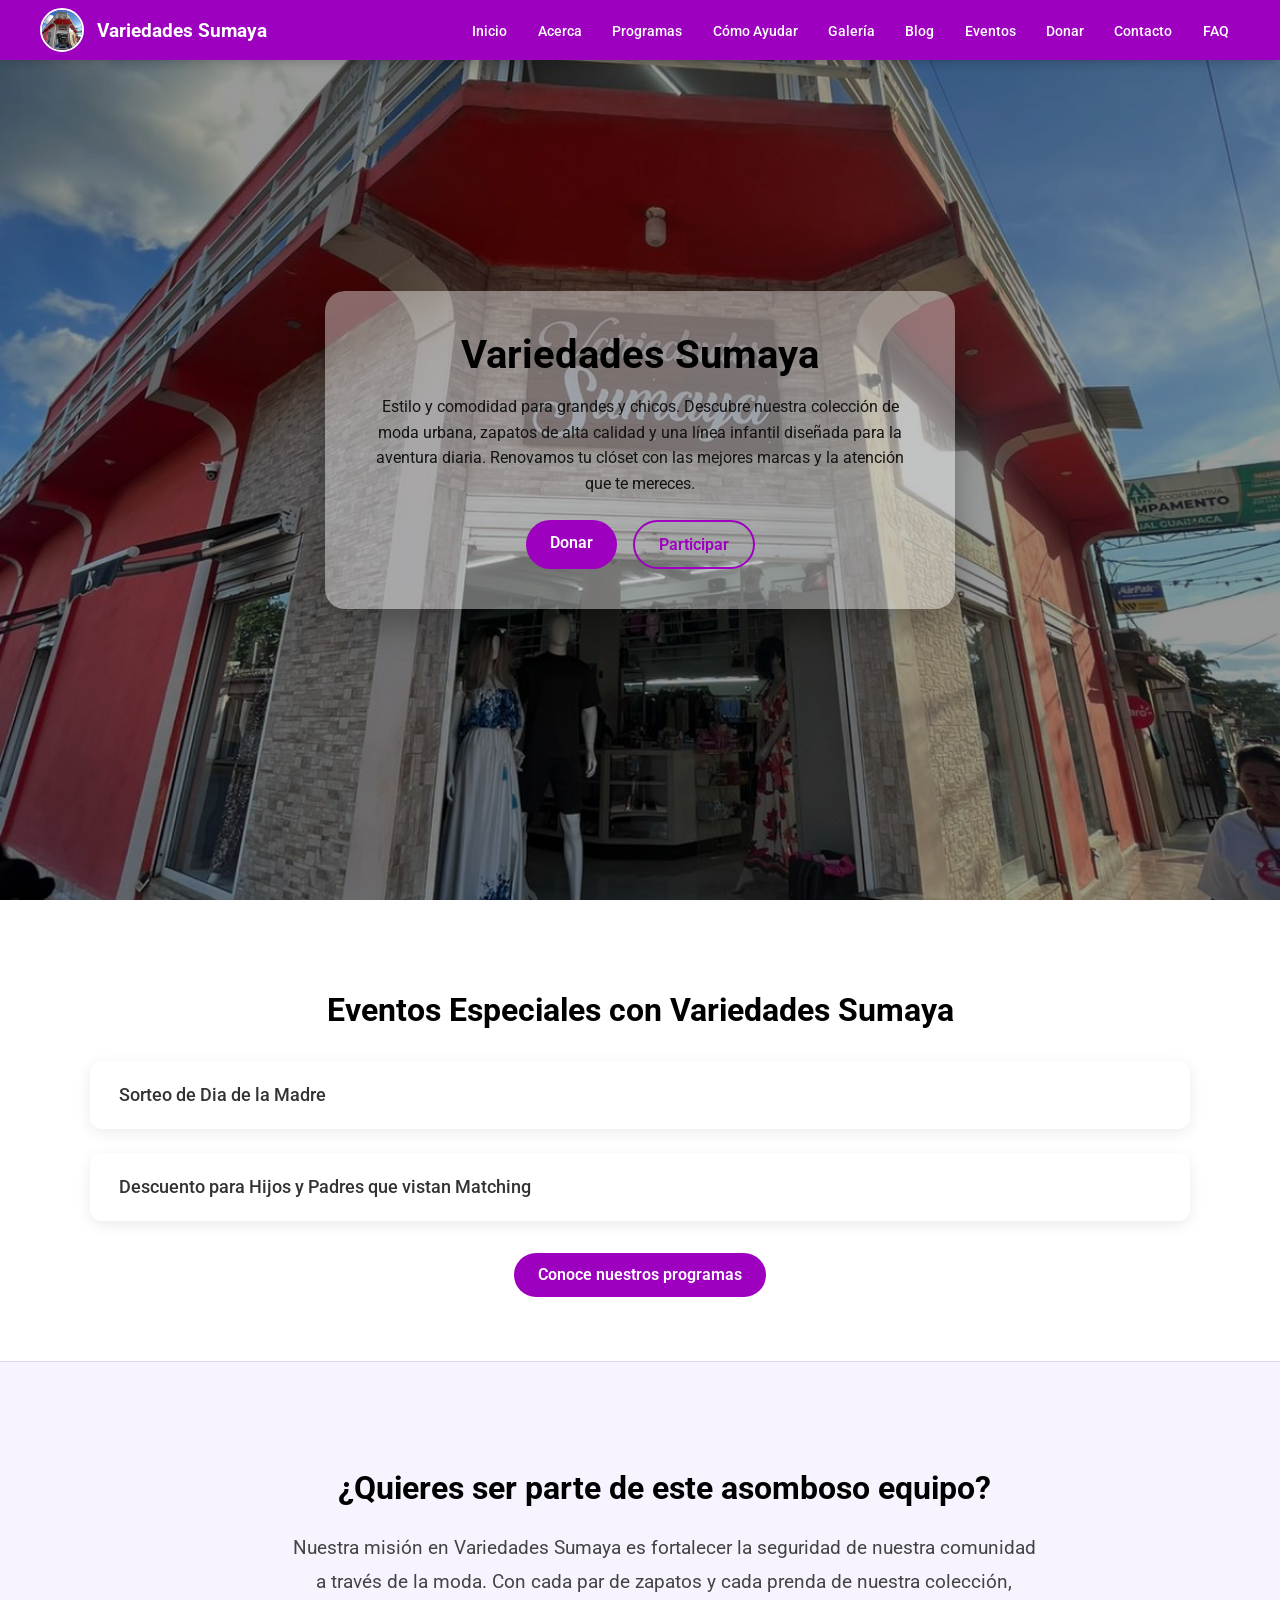
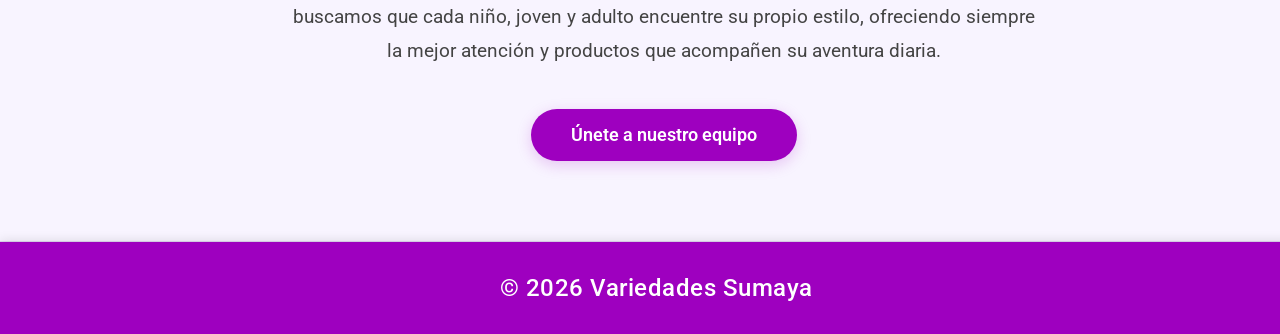
<file: index.html>
<!doctype html>
<html lang="es">

<head>
    <meta charset="utf-8">
    <meta name="viewport" content="width=device-width,initial-scale=1">
    <link href="https://fonts.googleapis.com/css2?family=Roboto:ital,wght@0,100..900;1,100..900&display=swap"
        rel="stylesheet">
    <link rel="stylesheet" href="Styles/index.css">
    <script src="Scripts/hamburger.js"></script>
    <title>Inicio</title>
</head>

<body>
    <header class="site-header">
        <input id="nav-toggle" class="nav-toggle" type="checkbox" aria-hidden="true">
        <label for="nav-toggle" class="hamburger" aria-label="Abrir menú">
            <span></span><span></span><span></span>
        </label>
        <nav class="main-nav">
            <a class="nav-logo" href="index.html"><img src="Sources/Sumaya1.jpeg" alt="Logo"><span
                    class="site-title">Variedades Sumaya</span></a>
            <ul class="nav-list">
                <li><a href="index.html">Inicio</a></li>
                <li><a href="about-us.html">Acerca</a></li>
                <li><a href="programas.html">Programas</a></li>
                <li><a href="ayuda.html">Cómo Ayudar</a></li>
                <li><a href="galeria.html">Galería</a></li>
                <li><a href="blog.html">Blog</a></li>
                <li><a href="eventos.html">Eventos</a></li>
                <li><a href="donations.html">Donar</a></li>
                <li><a href="contacto.html">Contacto</a></li>
                <li><a href="faq.html">FAQ</a></li>
            </ul>
        </nav>
        <div class="nav-overlay" aria-hidden="true">
            <div class="nav-panel">
                <button class="close-panel" aria-label="Cerrar menú">&times;</button>
            </div>
        </div>
        </div>
    </header>
    <main class="site-main">
        <section class="hero">
            <img src="Sources/Sumaya1.jpeg" alt="Imagen de Fondo Sumaya" class="hero-bg-image">

            <div class="hero-overlay-card">
                <h1 class="hero-title">Variedades Sumaya</h1>
                <p class="hero-text">Estilo y comodidad para grandes y chicos. Descubre nuestra colección de moda
                    urbana, zapatos de alta calidad y una línea infantil diseñada para la aventura diaria. Renovamos tu
                    clóset con las mejores marcas y la atención que te mereces.</p>

                <div class="btn-container">
                    <a class="btn btn-primary" href="donations.html">Donar</a>
                    <a class="btn btn-secondary" href="ayuda.html">Participar</a>
                </div>
            </div>
        </section>

        <section class="section">
            <h2 class="section-title">Eventos Especiales con Variedades Sumaya</h2>
            <ul class="news-list">
                <li class="news-item"><a href="eventos.html">Sorteo de Dia de la Madre</a></li>
                <li class="news-item"><a href="eventos.html">Descuento para Hijos y Padres que vistan Matching</a></li>
            </ul>
            <div class="center">
                <a class="btn btn-primary" href="programas.html">Conoce nuestros programas</a>
            </div>
        </section>

        <section class="section section-highlight">
            <h2 class="section-title">¿Quieres ser parte de este asomboso equipo?</h2>
            <p class="section-content">
                Nuestra misión en Variedades Sumaya es fortalecer la seguridad de nuestra comunidad a través de la moda. Con cada par de zapatos y cada prenda de nuestra colección, buscamos que cada niño, joven y adulto encuentre su propio estilo, ofreciendo siempre la mejor atención y productos que acompañen su aventura diaria.
            </p>
            <div class="center">
                <a class="btn btn-primary" href="ayuda.html">Únete a nuestro equipo</a>
            </div>
        </section>

    </main>

    <footer class="site-footer">
        <p>&copy; 2026 Variedades Sumaya</p>
    </footer>

</body>

</html>
</file>
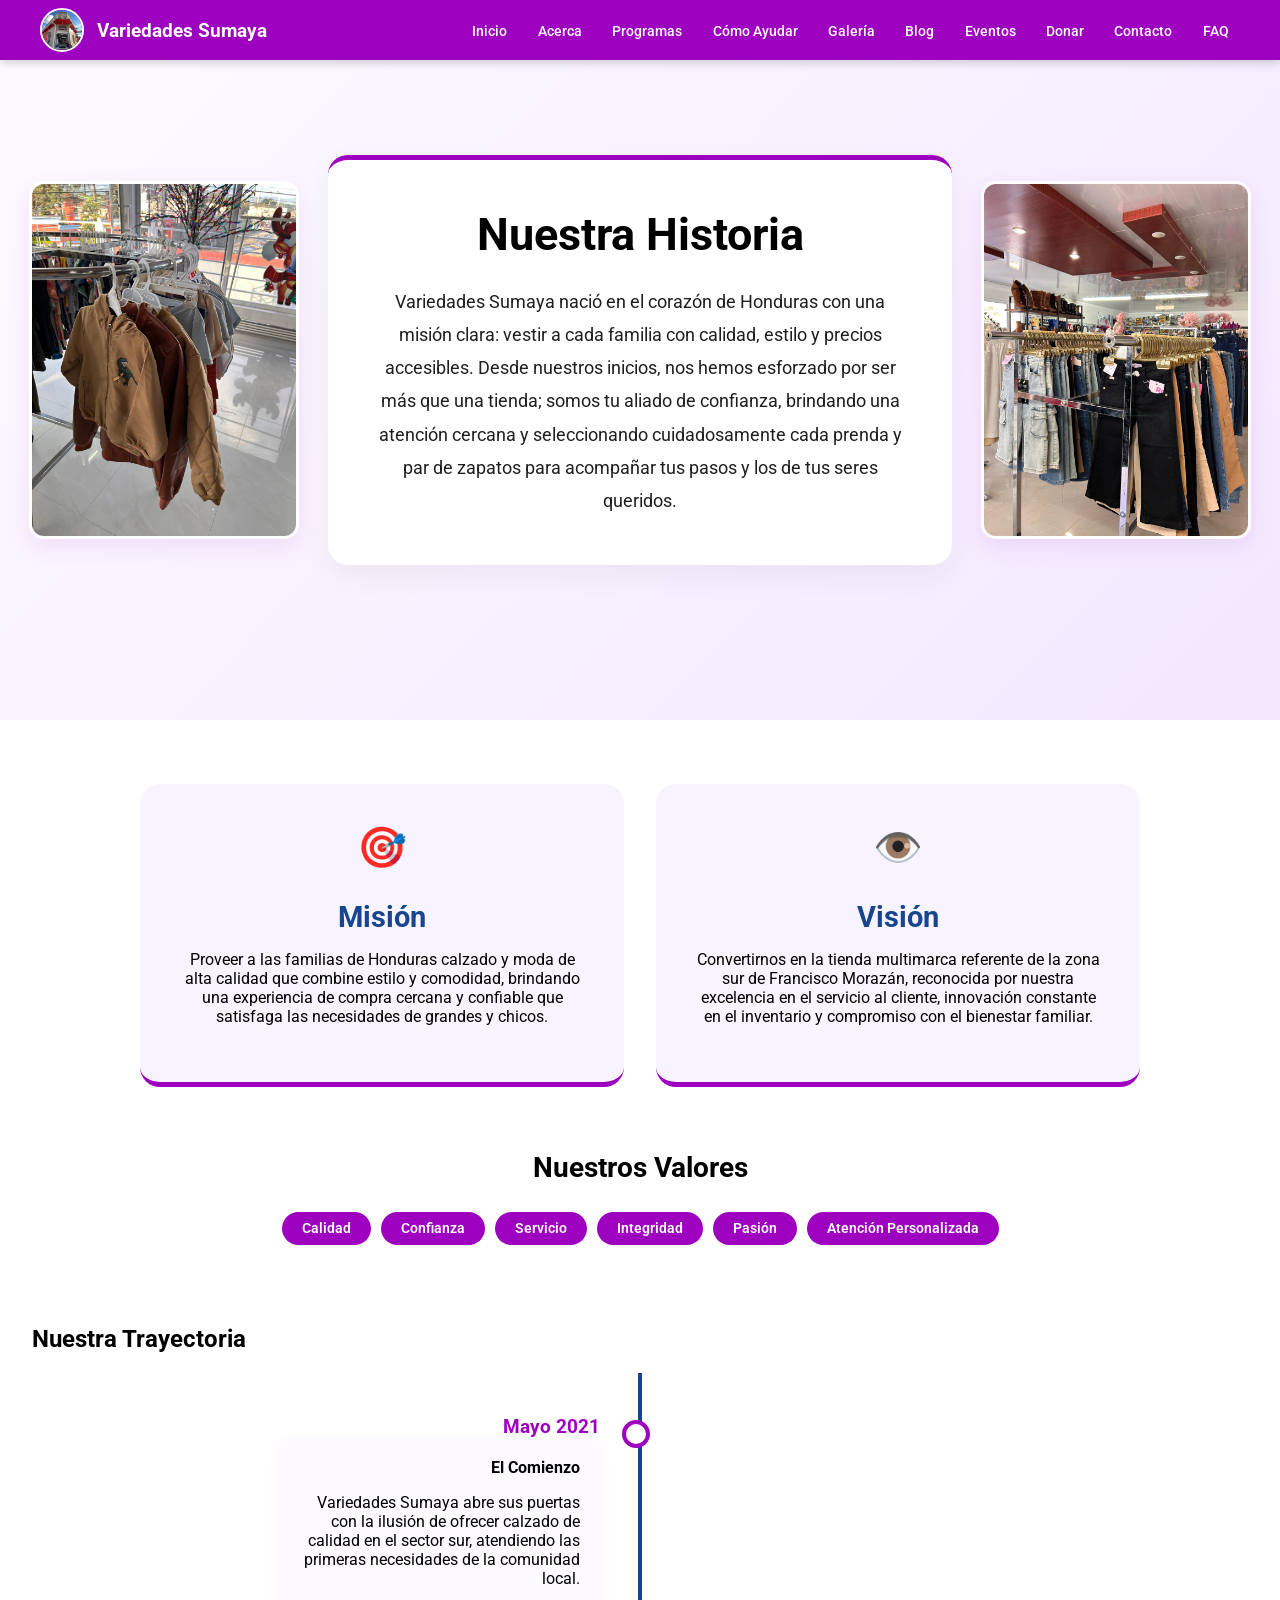
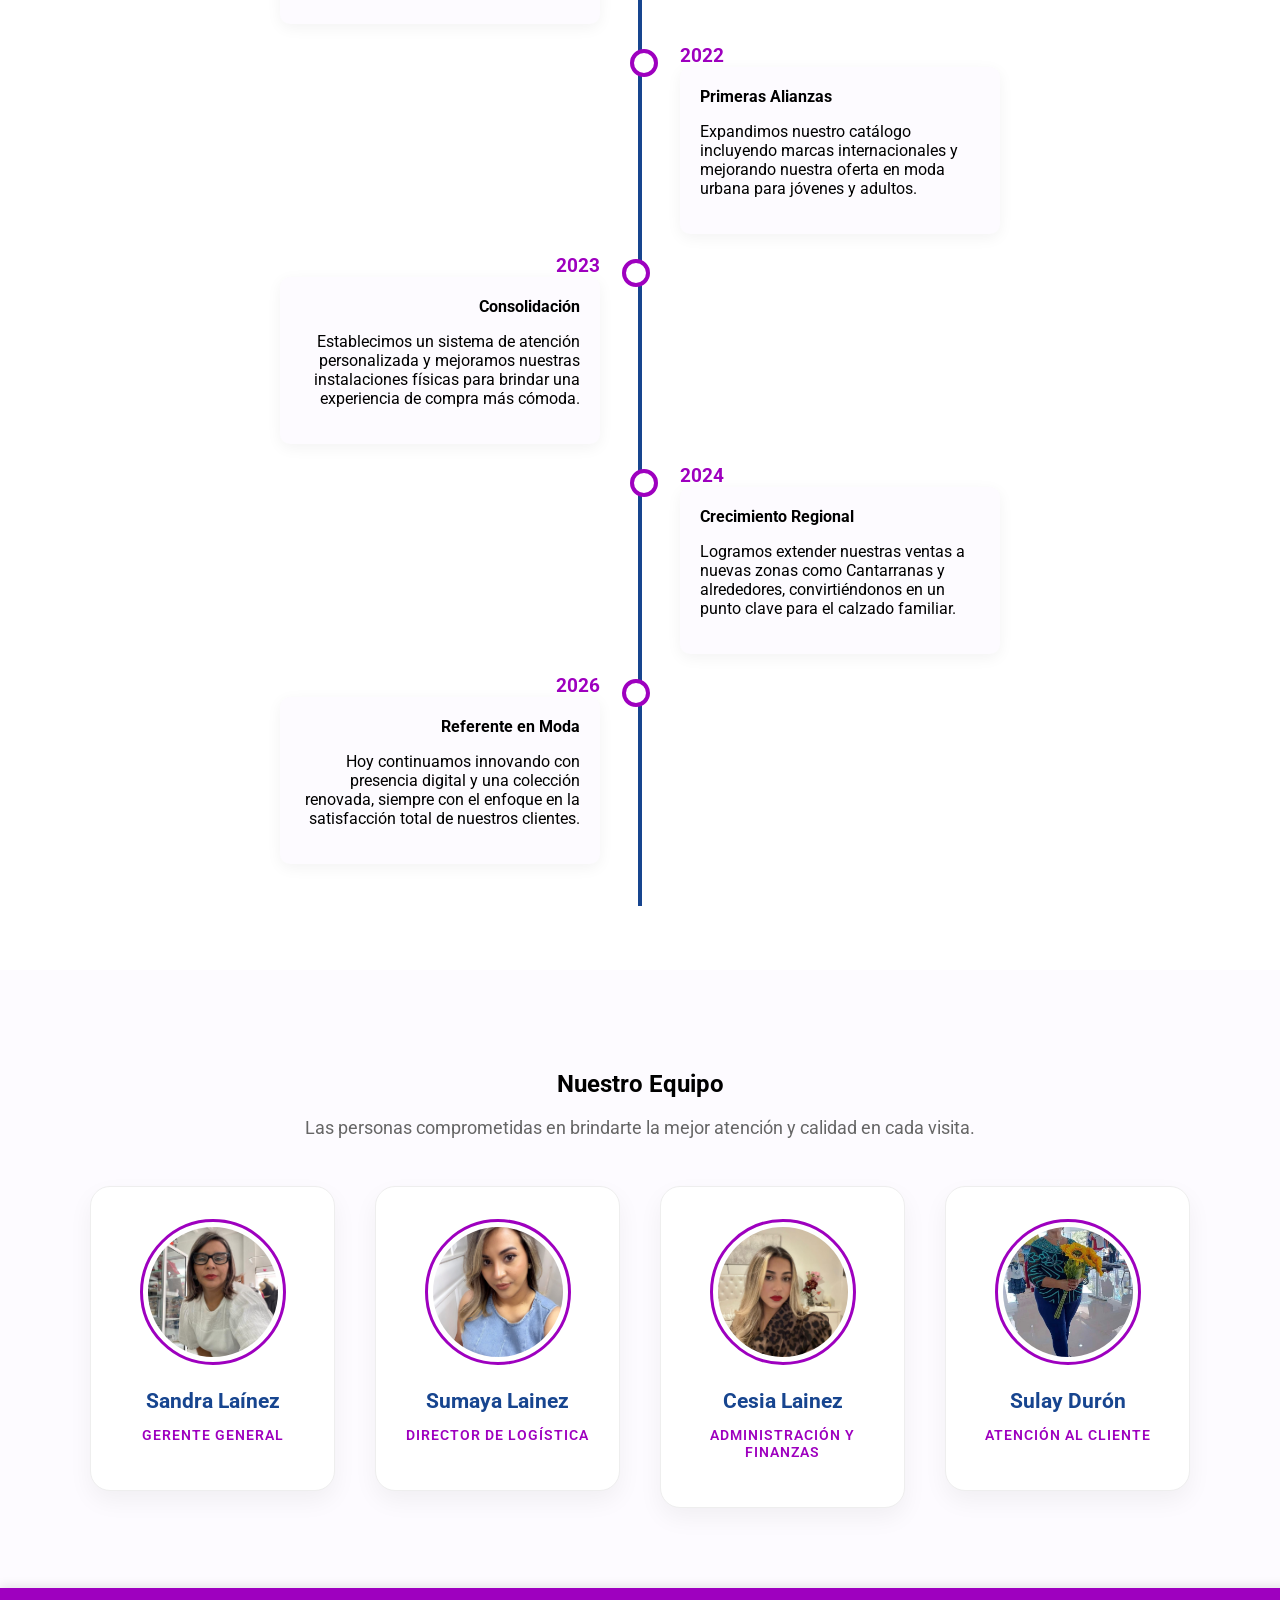
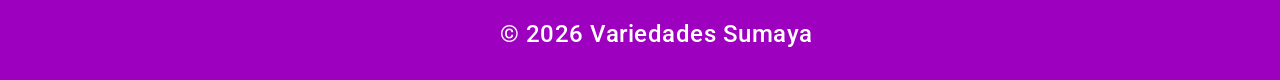
<file: about-us.html>
<!doctype html>
<html lang="es">

<head>
    <meta charset="utf-8">
    <meta name="viewport" content="width=device-width,initial-scale=1">
    <link href="https://fonts.googleapis.com/css2?family=Roboto:ital,wght@0,100..900;1,100..900&display=swap"
        rel="stylesheet">
    <link rel="stylesheet" href="Styles/about-us.css">
    <script src="Scripts/hamburger.js"></script>
    <title>Acerca de Nosotros</title>
</head>

<body>
    <header class="site-header">
        <input id="nav-toggle" class="nav-toggle" type="checkbox" aria-hidden="true">
        <label for="nav-toggle" class="hamburger" aria-label="Abrir menú">
            <span></span><span></span><span></span>
        </label>
        <nav class="main-nav">
            <a class="nav-logo" href="index.html"><img src="Sources/Sumaya1.jpeg" alt="Logo"><span
                    class="site-title">Variedades Sumaya</span></a>
            <ul class="nav-list">
                <li><a href="index.html">Inicio</a></li>
                <li><a href="about-us.html">Acerca</a></li>
                <li><a href="programas.html">Programas</a></li>
                <li><a href="ayuda.html">Cómo Ayudar</a></li>
                <li><a href="galeria.html">Galería</a></li>
                <li><a href="blog.html">Blog</a></li>
                <li><a href="eventos.html">Eventos</a></li>
                <li><a href="donations.html">Donar</a></li>
                <li><a href="contacto.html">Contacto</a></li>
                <li><a href="faq.html">FAQ</a></li>
            </ul>
        </nav>
        <div class="nav-overlay" aria-hidden="true">
            <div class="nav-panel">
                <button class="close-panel" aria-label="Cerrar menú">&times;</button>
            </div>
        </div>
    </header>

   <main class="site-main">
        <section class="about-hero-container">
            <div class="about-img-side left">
                <img src="Sources/sumaya2.jpeg" alt="Interior de Variedades Sumaya - Sección Ropa Infantil"
                    class="about-photo">
            </div>

            <div class="about-hero-content">
                <h1 class="about-title">Nuestra Historia</h1>
                <p class="about-text">
                    Variedades Sumaya nació en el corazón de Honduras con una misión clara: vestir a cada familia con
                    calidad, estilo y precios accesibles. Desde nuestros inicios, nos hemos esforzado por ser más que
                    una tienda;
                    somos tu aliado de confianza, brindando una atención cercana y seleccionando cuidadosamente cada
                    prenda y par
                    de zapatos para acompañar tus pasos y los de tus seres queridos.
                </p>
            </div>

            <div class="about-img-side right">
                <img src="Sources/sumaya3.jpeg" alt="Variedades Sumaya - Sección Pantalones" class="about-photo">
            </div>
        </section>

        <section class="section purpose-history">
            <div class="purpose-grid">
                <div class="purpose-card">
                    <div class="icon-circle">🎯</div>
                    <h3>Misión</h3>
                    <p>Proveer a las familias de Honduras calzado y moda de alta calidad que combine estilo y comodidad,
                        brindando una experiencia de compra cercana y confiable que satisfaga las necesidades de grandes
                        y chicos.</p>
                </div>
                <div class="purpose-card">
                    <div class="icon-circle">👁️</div>
                    <h3>Visión</h3>
                    <p>Convertirnos en la tienda multimarca referente de la zona sur de Francisco Morazán, reconocida
                        por nuestra excelencia en el servicio al cliente, innovación constante en el inventario y
                        compromiso con el bienestar familiar.</p>
                </div>
            </div>

            <div class="values-container">
                <h3>Nuestros Valores</h3>
                <div class="values-tags">
                    <span>Calidad</span><span>Confianza</span><span>Servicio</span><span>Integridad</span><span>Pasión</span><span>Atención
                        Personalizada</span>
                </div>
            </div>

            <h2 class="section-subtitle">Nuestra Trayectoria</h2>
            <div class="timeline">
                <div class="timeline-item">
                    <div class="timeline-date">Mayo 2021</div>
                    <div class="timeline-content">
                        <h4>El Comienzo</h4>
                        <p>Variedades Sumaya abre sus puertas con la ilusión de ofrecer calzado de calidad en el sector
                            sur, atendiendo las primeras necesidades de la comunidad local.</p>
                    </div>
                </div>
                <div class="timeline-item">
                    <div class="timeline-date">2022</div>
                    <div class="timeline-content">
                        <h4>Primeras Alianzas</h4>
                        <p>Expandimos nuestro catálogo incluyendo marcas internacionales y mejorando nuestra oferta en
                            moda urbana para jóvenes y adultos.</p>
                    </div>
                </div>
                <div class="timeline-item">
                    <div class="timeline-date">2023</div>
                    <div class="timeline-content">
                        <h4>Consolidación</h4>
                        <p>Establecimos un sistema de atención personalizada y mejoramos nuestras instalaciones físicas
                            para brindar una experiencia de compra más cómoda.</p>
                    </div>
                </div>
                <div class="timeline-item">
                    <div class="timeline-date">2024</div>
                    <div class="timeline-content">
                        <h4>Crecimiento Regional</h4>
                        <p>Logramos extender nuestras ventas a nuevas zonas como Cantarranas y alrededores,
                            convirtiéndonos en un punto clave para el calzado familiar.</p>
                    </div>
                </div>
                <div class="timeline-item">
                    <div class="timeline-date">2026</div>
                    <div class="timeline-content">
                        <h4>Referente en Moda</h4>
                        <p>Hoy continuamos innovando con presencia digital y una colección renovada, siempre con el
                            enfoque en la satisfacción total de nuestros clientes.</p>
                    </div>
                </div>
            </div>
        </section>

        <section class="section team-section">
            <h2 class="section-subtitle">Nuestro Equipo</h2>
            <p class="team-intro">Las personas comprometidas en brindarte la mejor atención y calidad en cada visita.
            </p>

            <ul class="team-list">
                <li class="team-member">
                    <div class="member-card">
                        <div class="image-container">
                            <img src="Sources/sandris.jpeg" alt="Sandra Lainez">
                        </div>
                        <h3 class="member-name">Sandra Laínez</h3>
                        <p class="member-role">Gerente General</p>
                    </div>
                </li>
                <li class="team-member">
                    <div class="member-card">
                        <div class="image-container">
                            <img src="Sources/sumi.jpeg" alt="Sumaya Lainez">
                        </div>
                        <h3 class="member-name">Sumaya Lainez</h3>
                        <p class="member-role">Director de Logística</p>
                    </div>
                </li>
                <li class="team-member">
                    <div class="member-card">
                        <div class="image-container">
                            <img src="Sources/cesia.jpeg" alt="Cesia Lainez">
                        </div>
                        <h3 class="member-name">Cesia Lainez</h3>
                        <p class="member-role">Administración y Finanzas</p>
                    </div>
                </li>
                <li class="team-member">
                    <div class="member-card">
                        <div class="image-container">
                            <img src="Sources/suli.jpeg" alt="Sulay Duron">
                        </div>
                        <h3 class="member-name">Sulay Durón</h3>
                        <p class="member-role">Atención al Cliente</p>
                    </div>
                </li>
            </ul>
        </section>
    </main>

    <footer class="site-footer">
        <p>&copy; 2026 Variedades Sumaya</p>
    </footer>
</body>

</html>
</file>
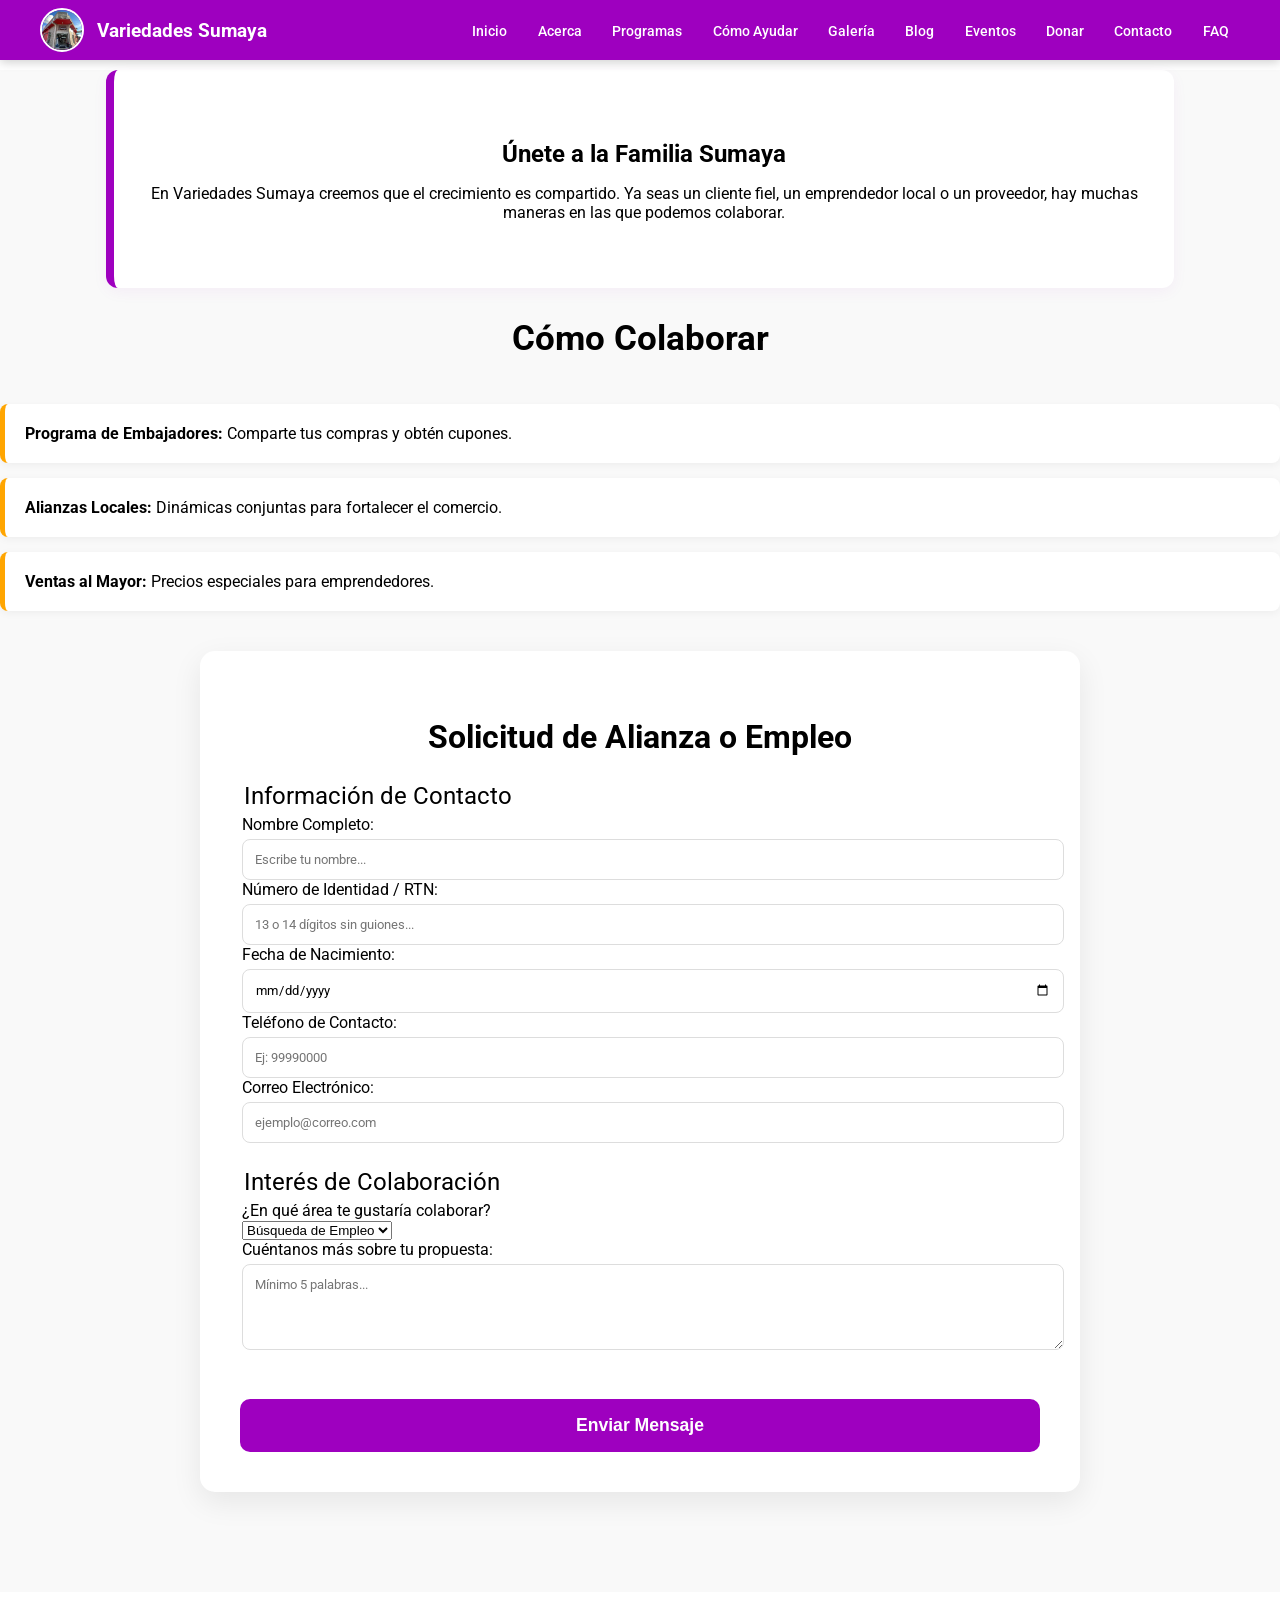
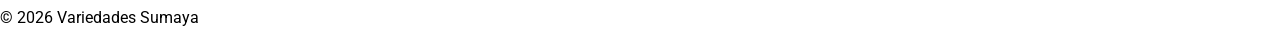
<file: ayuda.html>
<!doctype html>
<html lang="es">

<head>
    <meta charset="utf-8">
    <meta name="viewport" content="width=device-width,initial-scale=1">
    <link href="https://fonts.googleapis.com/css2?family=Roboto:ital,wght@0,100..900;1,100..900&display=swap"
        rel="stylesheet">
    <link rel="stylesheet" href="Styles/ayuda.css">
    <script src="Scripts/hamburger.js"></script>
    <script src="Scripts/formulario.js"></script>
    <title>Cómo Ayudar</title>
</head>

<body>
    <header class="site-header">
        <input id="nav-toggle" class="nav-toggle" type="checkbox" aria-hidden="true">
        <label for="nav-toggle" class="hamburger" aria-label="Abrir menú">
            <span></span><span></span><span></span>
        </label>
        <nav class="main-nav">
            <a class="nav-logo" href="index.html"><img src="Sources/Sumaya1.jpeg" alt="Logo"><span
                    class="site-title">Variedades Sumaya</span></a>
            <ul class="nav-list">
                <li><a href="index.html">Inicio</a></li>
                <li><a href="about-us.html">Acerca</a></li>
                <li><a href="programas.html">Programas</a></li>
                <li><a href="ayuda.html">Cómo Ayudar</a></li>
                <li><a href="galeria.html">Galería</a></li>
                <li><a href="blog.html">Blog</a></li>
                <li><a href="eventos.html">Eventos</a></li>
                <li><a href="donations.html">Donar</a></li>
                <li><a href="contacto.html">Contacto</a></li>
                <li><a href="faq.html">FAQ</a></li>
            </ul>
        </nav>
        <div class="nav-overlay" aria-hidden="true">
            <div class="nav-panel">
                <button class="close-panel" aria-label="Cerrar menú">&times;</button>
            </div>
        </div>
    </header>

    <main class="site-main">
        <section class="section-hero">
            <div class="hero-content">
                <h2>Únete a la Familia Sumaya</h2>
                <p>En Variedades Sumaya creemos que el crecimiento es compartido. Ya seas un cliente fiel, un
                    emprendedor local o un proveedor, hay muchas maneras en las que podemos colaborar.</p>
            </div>
        </section>

        <section class="help-methods">
            <div class="container">
                <h2>Cómo Colaborar</h2>
                <div class="method-item">
                    <strong>Programa de Embajadores:</strong> Comparte tus compras y obtén cupones.
                </div>
                <div class="method-item">
                    <strong>Alianzas Locales:</strong> Dinámicas conjuntas para fortalecer el comercio.
                </div>
                <div class="method-item">
                    <strong>Ventas al Mayor:</strong> Precios especiales para emprendedores.
                </div>
            </div>
        </section>

        <section class="volunteer-form">
            <div class="form-container">
                <h2>Solicitud de Alianza o Empleo</h2>
                <form id="helpForm">
                    <fieldset>
                        <legend>Información de Contacto</legend>
                        <div class="form-group">
                            <label for="nombre">Nombre Completo:</label>
                            <input type="text" id="nombre" placeholder="Escribe tu nombre...">
                            <span id="nombre-error" class="error-message"></span>
                        </div>
                        <div class="form-group">
                            <label for="identidad">Número de Identidad / RTN:</label>
                            <input type="text" id="identidad" placeholder="13 o 14 dígitos sin guiones...">
                            <span id="identidad-error" class="error-message"></span>
                        </div>
                        <div class="form-group">
                            <label for="nacimiento">Fecha de Nacimiento:</label>
                            <input type="date" id="nacimiento">
                            <span id="nacimiento-error" class="error-message"></span>
                        </div>
                        <div class="form-group">
                            <label for="telefono">Teléfono de Contacto:</label>
                            <input type="tel" id="telefono" placeholder="Ej: 99990000">
                            <span id="telefono-error" class="error-message"></span>
                        </div>
                        <div class="form-group">
                            <label for="correo">Correo Electrónico:</label>
                            <input type="email" id="correo" placeholder="ejemplo@correo.com">
                            <span id="correo-error" class="error-message"></span>
                        </div>
                    </fieldset>

                    <fieldset>
                        <legend>Interés de Colaboración</legend>
                        <div class="form-group">
                            <label for="interes">¿En qué área te gustaría colaborar?</label> <br>
                            <select id="interes">
                                <option value="empleo">Búsqueda de Empleo</option>
                                <option value="proveedor">Ser Proveedor</option>
                                <option value="alianza">Alianza Comercial</option>
                            </select>
                            <span id="interes-error" class="error-message"></span> 
                        </div>
                        <div class="form-group">
                            <label for="mensaje">Cuéntanos más sobre tu propuesta:</label>
                            <textarea id="mensaje" rows="4" placeholder="Mínimo 5 palabras..."></textarea>
                            <span id="mensaje-error" class="error-message"></span>
                        </div>
                    </fieldset>

                    <button type="submit" class="btn-submit">Enviar Mensaje</button>
                </form>
            </div>
        </section>
    </main>

    <footer class="site-footer">
        <p>&copy; 2026 Variedades Sumaya</p>
    </footer>

</body>
</file>
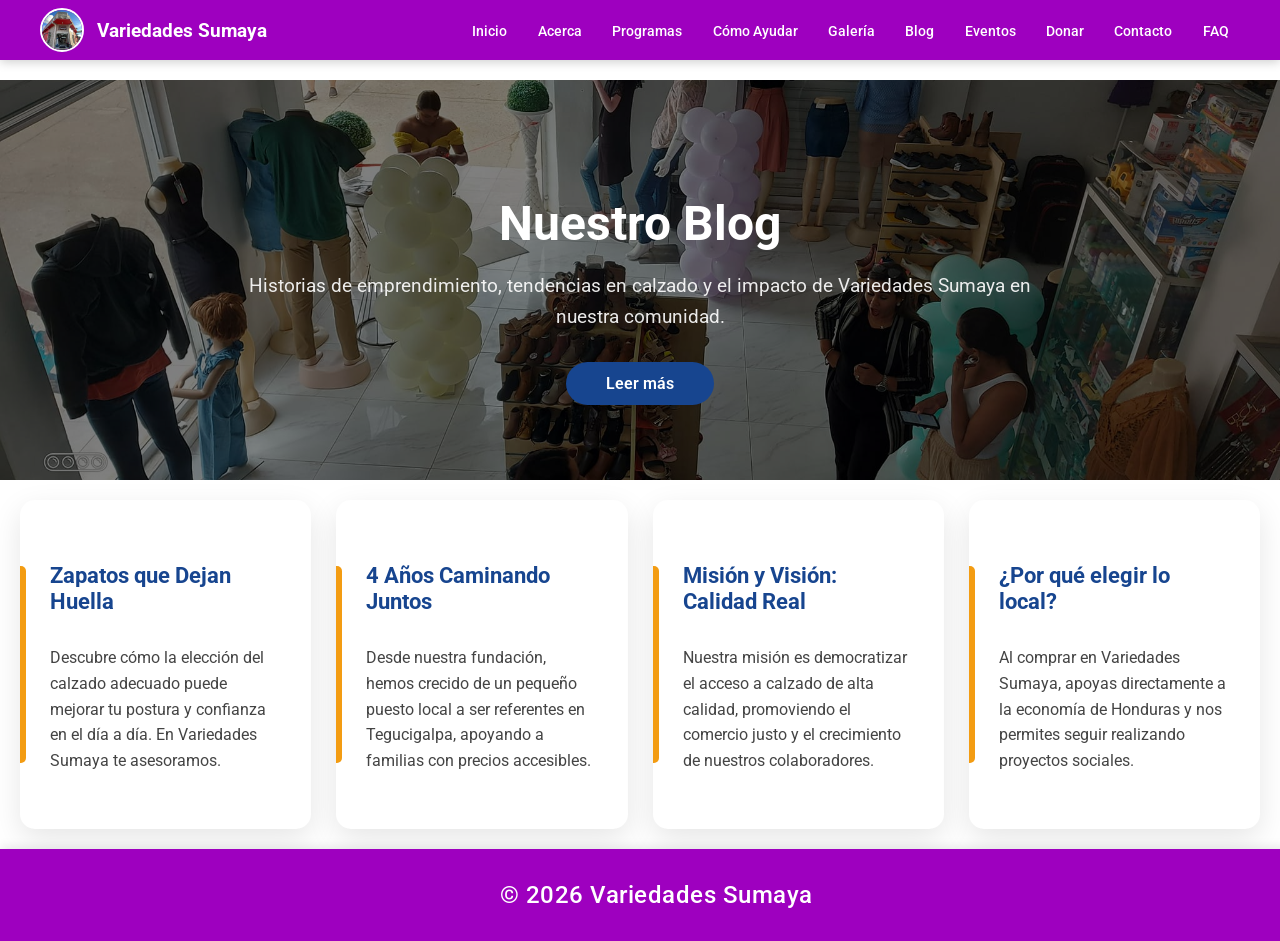
<file: blog.html>
<!doctype html>
<html lang="es">

<head>
    <meta charset="utf-8">
    <meta name="viewport" content="width=device-width,initial-scale=1">
    <link href="https://fonts.googleapis.com/css2?family=Roboto:ital,wght@0,100..900;1,100..900&display=swap"
        rel="stylesheet">
    <link rel="stylesheet" href="Styles/blog.css">
    <script src="Scripts/hamburger.js"></script>
    <title>Blog</title>
</head>

<body>
    <header class="site-header">
        <input id="nav-toggle" class="nav-toggle" type="checkbox" aria-hidden="true">
        <label for="nav-toggle" class="hamburger" aria-label="Abrir menú">
            <span></span><span></span><span></span>
        </label>
        <nav class="main-nav">
            <a class="nav-logo" href="index.html"><img src="Sources/Sumaya1.jpeg" alt="Logo"><span
                    class="site-title">Variedades Sumaya</span></a>
            <ul class="nav-list">
                <li><a href="index.html">Inicio</a></li>
                <li><a href="about-us.html">Acerca</a></li>
                <li><a href="programas.html">Programas</a></li>
                <li><a href="ayuda.html">Cómo Ayudar</a></li>
                <li><a href="galeria.html">Galería</a></li>
                <li><a href="blog.html">Blog</a></li>
                <li><a href="eventos.html">Eventos</a></li>
                <li><a href="donations.html">Donar</a></li>
                <li><a href="contacto.html">Contacto</a></li>
                <li><a href="faq.html">FAQ</a></li>
            </ul>
        </nav>
        <div class="nav-overlay" aria-hidden="true">
            <div class="nav-panel">
                <button class="close-panel" aria-label="Cerrar menú">&times;</button>
            </div>
        </div>
    </header>

    <main class="blog-main">
        <section class="blog-hero">
            <div class="hero-bg-image">
                <img src="Sources/hero-blog.jpg" alt="Interior de la tienda Variedades Sumaya" fetchpriority="high">
            </div>

            <div class="hero-overlay-dark"></div>

            <div class="hero-content">
                <h1>Nuestro Blog</h1>
                <p>Historias de emprendimiento, tendencias en calzado y el impacto de Variedades Sumaya en nuestra
                    comunidad.</p>
                <a href="#articulos" class="btn-ver-mas">Leer más</a>
            </div>
        </section>

        <section id="articulos" class="blog-cards-container">
            <div class="container">
                <div class="blog-grid">
                    <article class="blog-card">
                        <div class="card-border-accent"></div>
                        <h3>Zapatos que Dejan Huella</h3>
                        <p>Descubre cómo la elección del calzado adecuado puede mejorar tu postura y confianza en el día
                            a día. En Variedades Sumaya te asesoramos.</p>
                    </article>

                    <article class="blog-card">
                        <div class="card-border-accent"></div>
                        <h3>4 Años Caminando Juntos</h3>
                        <p>Desde nuestra fundación, hemos crecido de un pequeño puesto local a ser referentes en
                            Tegucigalpa, apoyando a familias con precios accesibles.</p>
                    </article>

                    <article class="blog-card">
                        <div class="card-border-accent"></div>
                        <h3>Misión y Visión: Calidad Real</h3>
                        <p>Nuestra misión es democratizar el acceso a calzado de alta calidad, promoviendo el comercio
                            justo y el crecimiento de nuestros colaboradores.</p>
                    </article>

                    <article class="blog-card">
                        <div class="card-border-accent"></div>
                        <h3>¿Por qué elegir lo local?</h3>
                        <p>Al comprar en Variedades Sumaya, apoyas directamente a la economía de Honduras y nos permites
                            seguir realizando proyectos sociales.</p>
                    </article>
                </div>
            </div>
        </section>
    </main>

    <footer class="site-footer">
        <p>&copy; 2026 Variedades Sumaya</p>
    </footer>
</body>
</file>
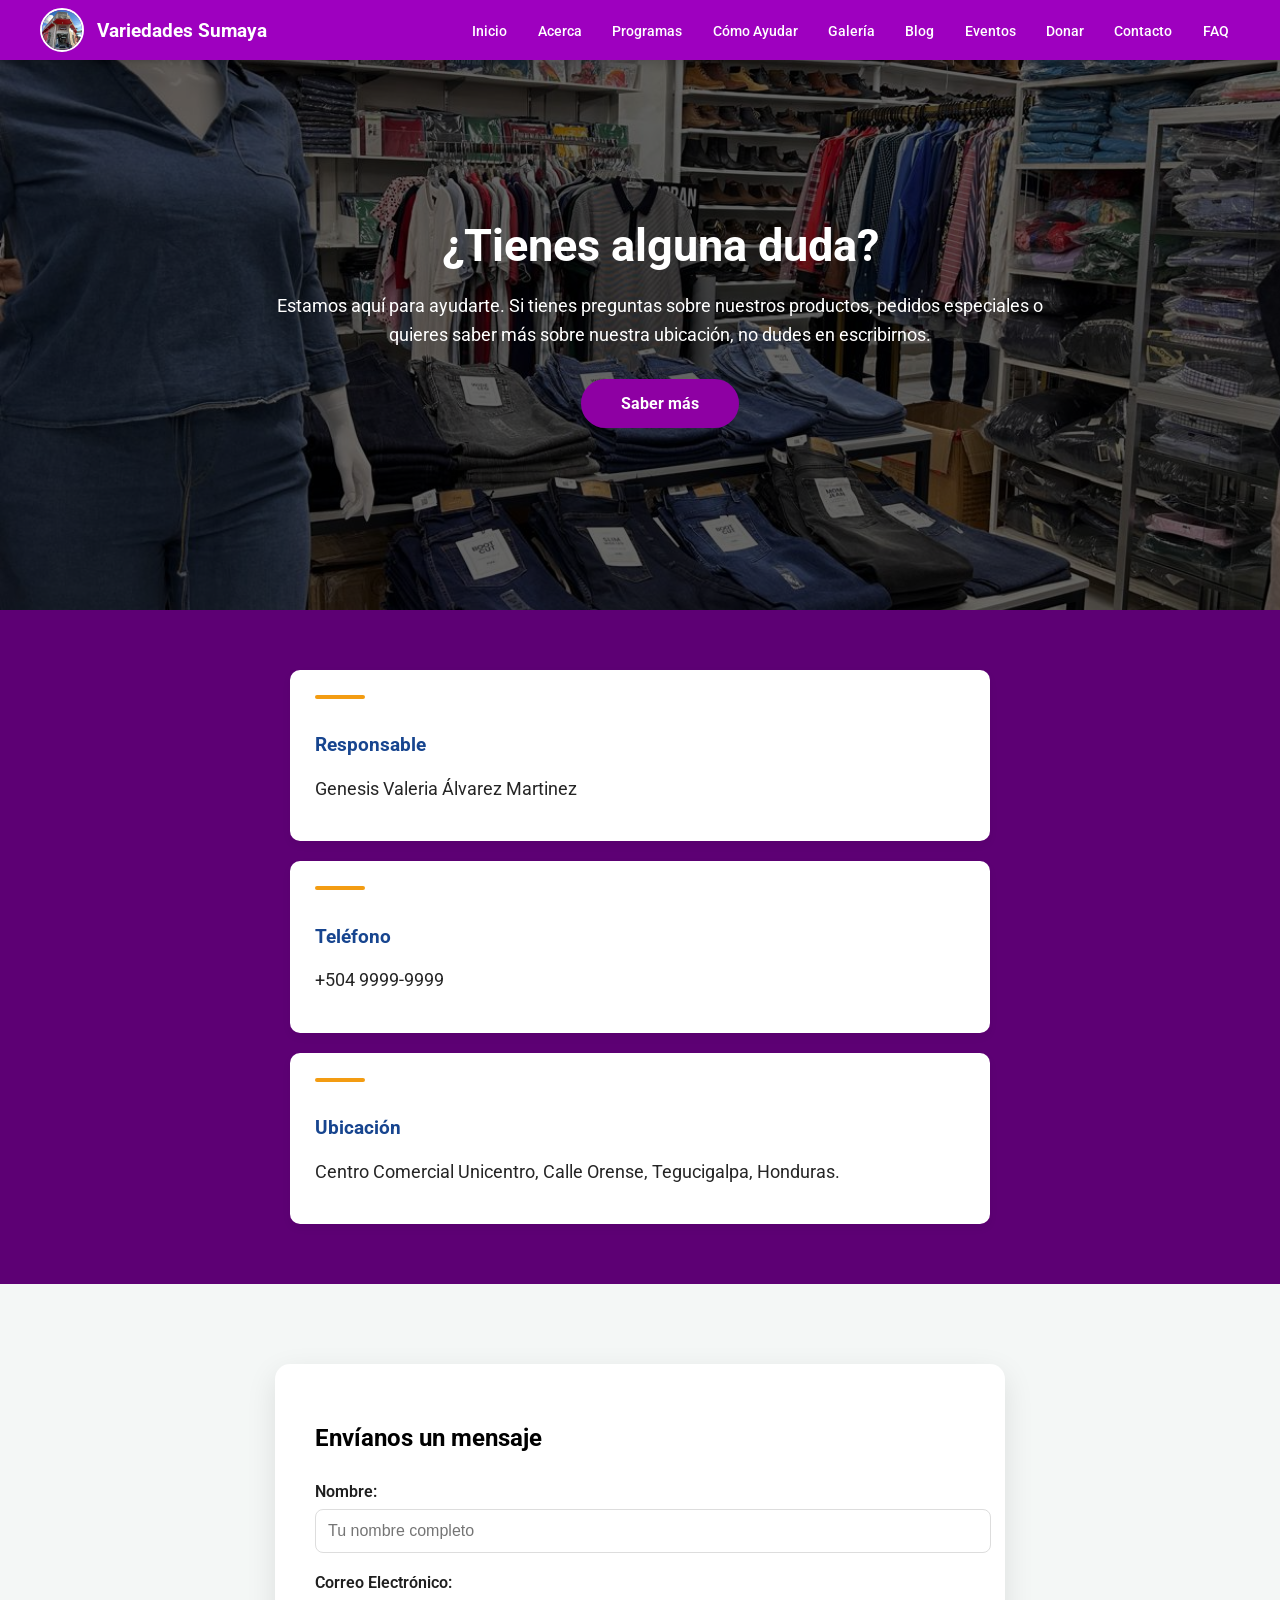
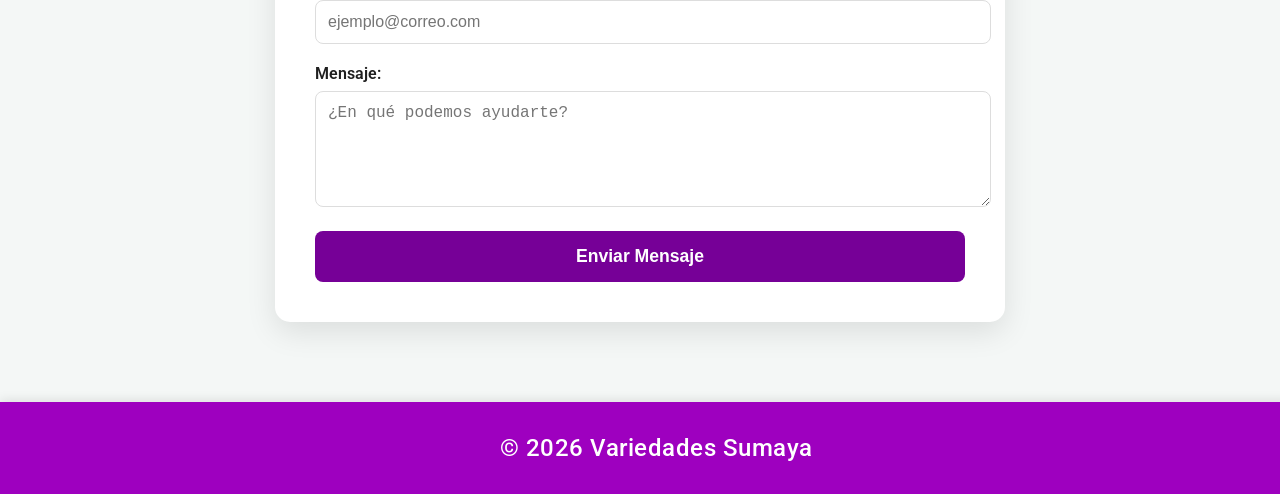
<file: contacto.html>
<!doctype html>
<html lang="es">

<head>
    <meta charset="utf-8">
    <meta name="viewport" content="width=device-width,initial-scale=1">
    <link href="https://fonts.googleapis.com/css2?family=Roboto:ital,wght@0,100..900;1,100..900&display=swap"
        rel="stylesheet">
    <link rel="stylesheet" href="Styles/contacto.css">
    <script src="Scripts/hamburger.js"></script>
    <script src="Scripts/contacto.js"></script>
    <title>Página de Contacto</title>
</head>

<body>
    <header class="site-header">
        <input id="nav-toggle" class="nav-toggle" type="checkbox" aria-hidden="true">
        <label for="nav-toggle" class="hamburger" aria-label="Abrir menú">
            <span></span><span></span><span></span>
        </label>
        <nav class="main-nav">
            <a class="nav-logo" href="index.html"><img src="Sources/Sumaya1.jpeg" alt="Logo"><span
                    class="site-title">Variedades Sumaya</span></a>
            <ul class="nav-list">
                <li><a href="index.html">Inicio</a></li>
                <li><a href="about-us.html">Acerca</a></li>
                <li><a href="programas.html">Programas</a></li>
                <li><a href="ayuda.html">Cómo Ayudar</a></li>
                <li><a href="galeria.html">Galería</a></li>
                <li><a href="blog.html">Blog</a></li>
                <li><a href="eventos.html">Eventos</a></li>
                <li><a href="donations.html">Donar</a></li>
                <li><a href="contacto.html">Contacto</a></li>
                <li><a href="faq.html">FAQ</a></li>
            </ul>
        </nav>
        <div class="nav-overlay" aria-hidden="true">
            <div class="nav-panel">
                <button class="close-panel" aria-label="Cerrar menú">&times;</button>
            </div>
        </div>
    </header>

    <main class="contacto-main">
        <section class="contacto-hero">
            <div class="hero-bg-overlay">
                <img src="Sources/interior.jpeg" alt="Contacto Variedades Sumaya">
            </div>
            <div class="container hero-container-info">
                <div class="hero-content-box">
                    <h2>¿Tienes alguna duda?</h2>
                    <p>Estamos aquí para ayudarte. Si tienes preguntas sobre nuestros productos, pedidos especiales o
                        quieres saber más sobre nuestra ubicación, no dudes en escribirnos.</p>
                    <a href="#formulario-contacto" class="btn-primary-contacto">Saber más</a>
                </div>
            </div>
        </section>

        <section class="contacto-info-section">
            <div class="container">
                <div class="info-vertical-stack">
                    <div class="info-card">
                        <span class="accent-bar"></span>
                        <h3>Responsable</h3>
                        <p>Genesis Valeria Álvarez Martinez</p>
                    </div>
                    <div class="info-card">
                        <span class="accent-bar"></span>
                        <h3>Teléfono</h3>
                        <p>+504 9999-9999</p>
                    </div>
                    <div class="info-card">
                        <span class="accent-bar"></span>
                        <h3>Ubicación</h3>
                        <p>Centro Comercial Unicentro, Calle Orense, Tegucigalpa, Honduras.</p>
                    </div>
                </div>
            </div>
        </section>

        <section id="formulario-contacto" class="contacto-form-section">
            <div class="form-container">
                <h2>Envíanos un mensaje</h2>
                <form id="contactForm" novalidate>
                    <div class="form-group">
                        <label for="nombre">Nombre:</label>
                        <input type="text" id="nombre" name="nombre" placeholder="Tu nombre completo">
                        <span id="error-nombre" class="error-message"></span>
                    </div>
                    <div class="form-group">
                        <label for="correo">Correo Electrónico:</label>
                        <input type="email" id="correo" name="correo" placeholder="ejemplo@correo.com">
                        <span id="error-correo" class="error-message"></span>
                    </div>
                    <div class="form-group">
                        <label for="mensaje">Mensaje:</label>
                        <textarea id="mensaje" name="mensaje" rows="5"
                            placeholder="¿En qué podemos ayudarte?"></textarea>
                        <span id="error-mensaje" class="error-message"></span>
                    </div>
                    <button type="submit" class="btn-submit">Enviar Mensaje</button>
                </form>
            </div>
        </section>
    </main>

    <footer class="site-footer">
        <p>&copy; 2026 Variedades Sumaya</p>
    </footer>

</body>
</file>
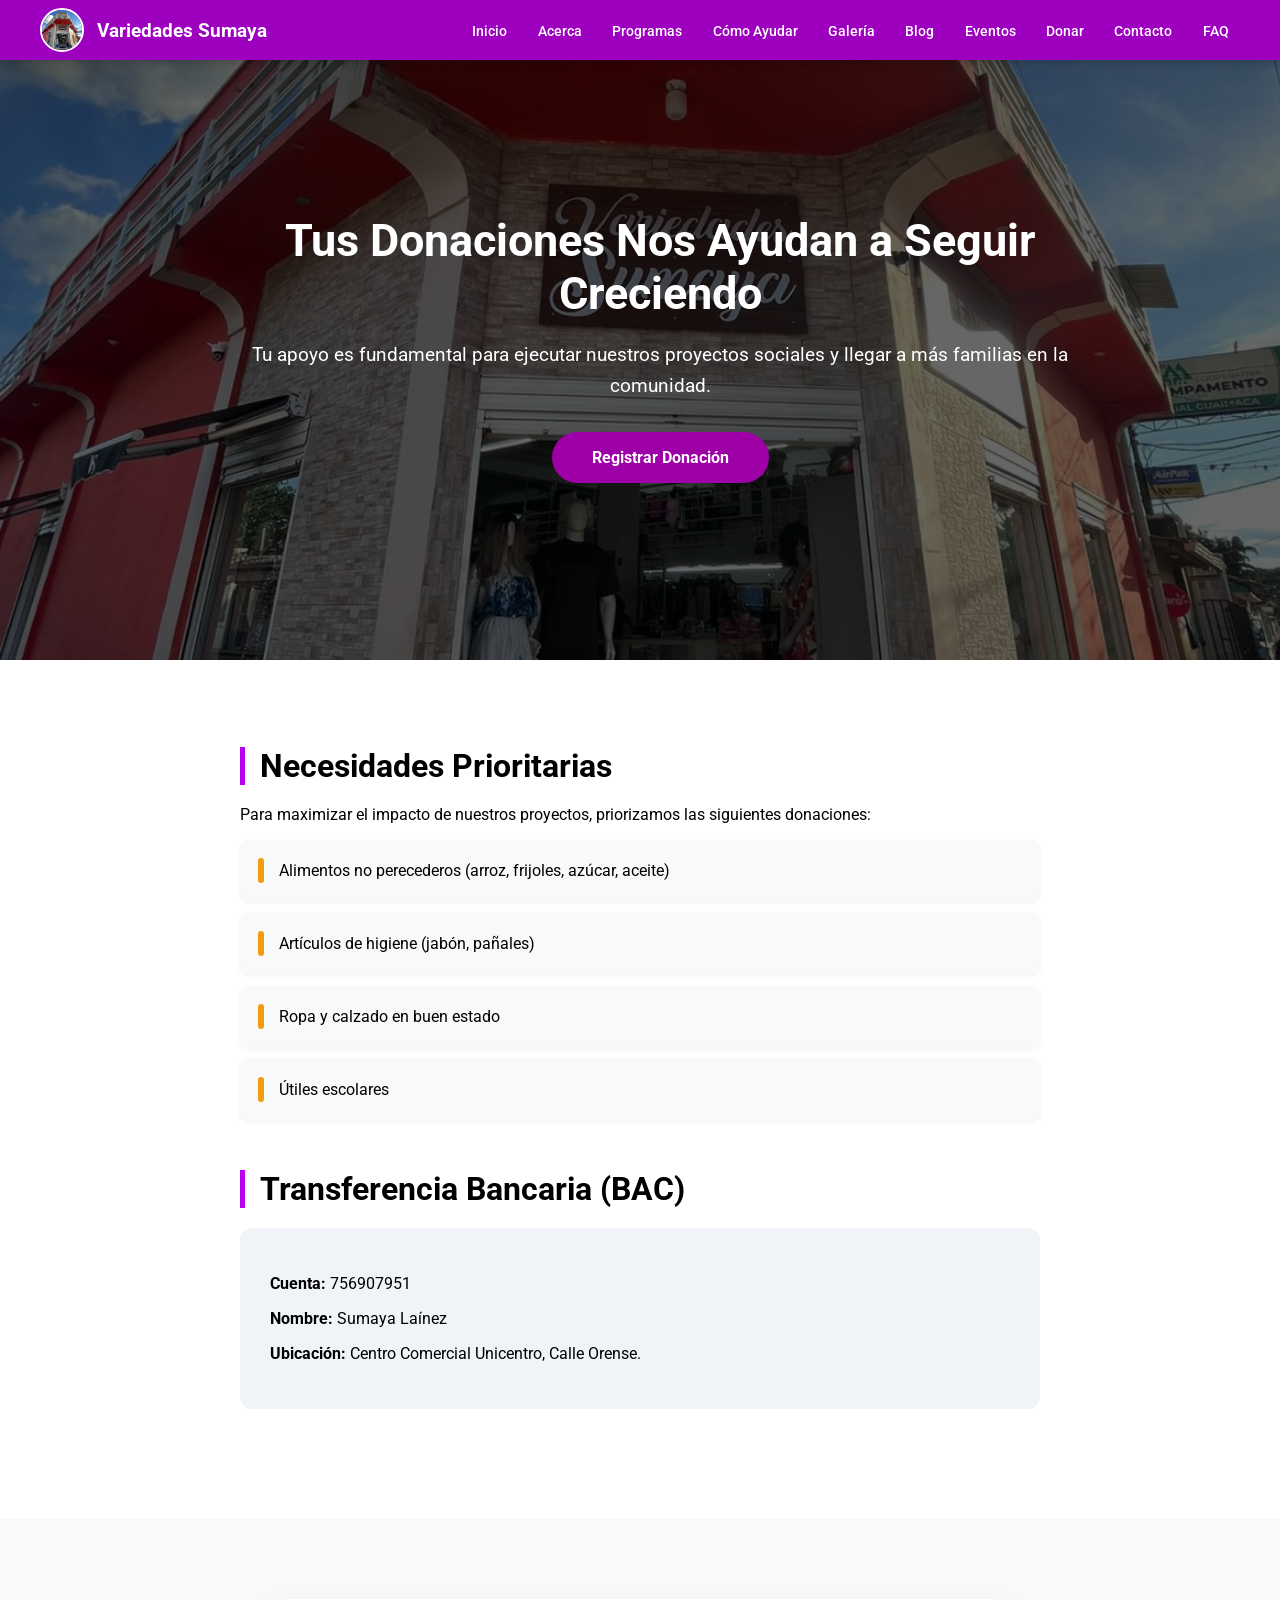
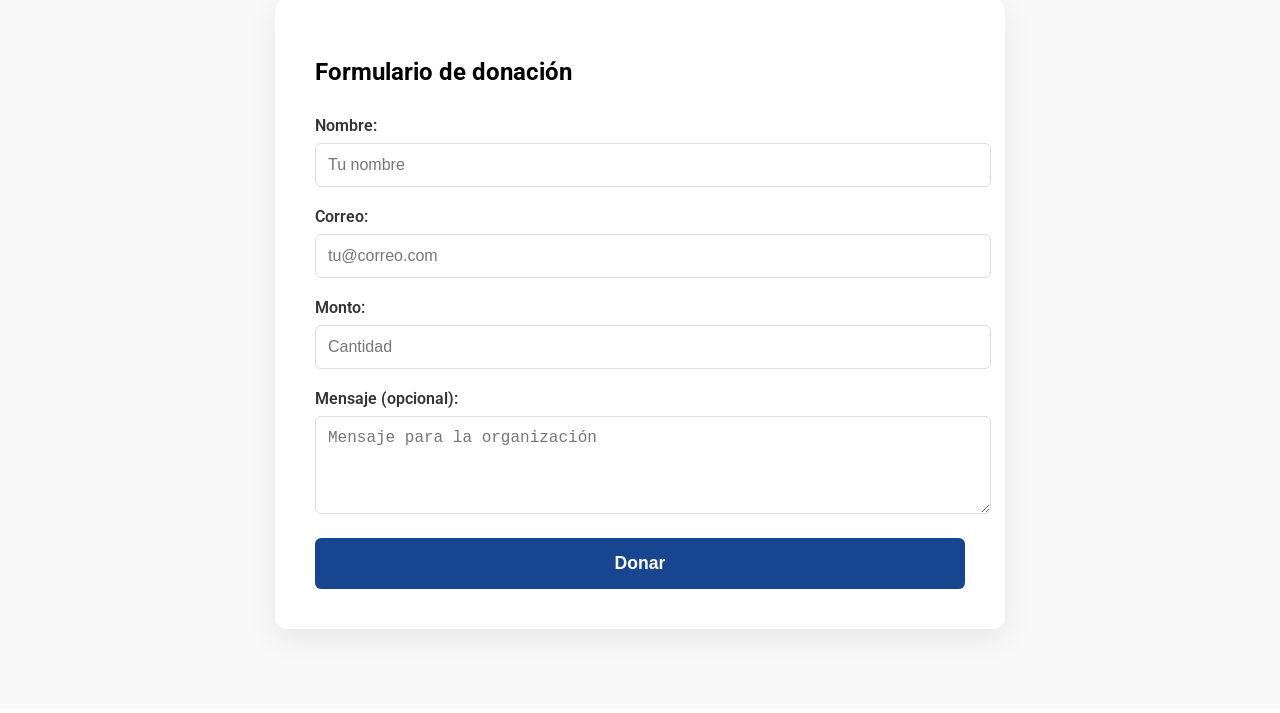
<file: donations.html>
<!doctype html>
<html lang="es">

<head>
    <meta charset="utf-8">
    <meta name="viewport" content="width=device-width,initial-scale=1">
    <link href="https://fonts.googleapis.com/css2?family=Roboto:ital,wght@0,100..900;1,100..900&display=swap"
        rel="stylesheet">
    <link rel="stylesheet" href="Styles/donations.css">
    <script src="Scripts/hamburger.js"></script>
    <script src="Scripts/donations.js"></script>
    <title>Donaciones</title>
</head>

<body>
    <header class="site-header">
        <input id="nav-toggle" class="nav-toggle" type="checkbox" aria-hidden="true">
        <label for="nav-toggle" class="hamburger" aria-label="Abrir menú">
            <span></span><span></span><span></span>
        </label>
        <nav class="main-nav">
            <a class="nav-logo" href="index.html"><img src="Sources/Sumaya1.jpeg" alt="Logo"><span
                    class="site-title">Variedades Sumaya</span></a>
            <ul class="nav-list">
                <li><a href="index.html">Inicio</a></li>
                <li><a href="about-us.html">Acerca</a></li>
                <li><a href="programas.html">Programas</a></li>
                <li><a href="ayuda.html">Cómo Ayudar</a></li>
                <li><a href="galeria.html">Galería</a></li>
                <li><a href="blog.html">Blog</a></li>
                <li><a href="eventos.html">Eventos</a></li>
                <li><a href="donations.html">Donar</a></li>
                <li><a href="contacto.html">Contacto</a></li>
                <li><a href="faq.html">FAQ</a></li>
            </ul>
        </nav>
        <div class="nav-overlay" aria-hidden="true">
            <div class="nav-panel">
                <button class="close-panel" aria-label="Cerrar menú">&times;</button>
            </div>
        </div>
    </header>

    <main class="donations-main">
        <section class="donations-hero">
            <div class="hero-bg-overlay">
                <img src="Sources/Sumaya1.jpeg" alt="Donaciones Variedades Sumaya">
            </div>
            <div class="container hero-container-info">
                <div class="hero-content-box">
                    <h2>Tus Donaciones Nos Ayudan a Seguir Creciendo</h2>
                    <p>Tu apoyo es fundamental para ejecutar nuestros proyectos sociales y llegar a más familias en la
                        comunidad.</p>
                    <a href="#formulario" class="btn-primary-donar">Registrar Donación</a>
                </div>
            </div>
        </section>

        <section class="donations-details-vertical">
            <div class="container">
                <div class="vertical-block needs-section">
                    <h2>Necesidades Prioritarias</h2>
                    <p>Para maximizar el impacto de nuestros proyectos, priorizamos las siguientes donaciones:</p>
                    <div class="needs-list-vertical">
                        <div class="need-item"><span class="accent-bar"></span> Alimentos no perecederos (arroz,
                            frijoles, azúcar, aceite)</div>
                        <div class="need-item"><span class="accent-bar"></span> Artículos de higiene (jabón, pañales)
                        </div>
                        <div class="need-item"><span class="accent-bar"></span> Ropa y calzado en buen estado</div>
                        <div class="need-item"><span class="accent-bar"></span> Útiles escolares</div>
                    </div>
                </div>

                <div class="vertical-block bank-section">
                    <h2>Transferencia Bancaria (BAC)</h2>
                    <div class="bank-info-card">
                        <p><strong>Cuenta:</strong> 756907951</p>
                        <p><strong>Nombre:</strong> Sumaya Laínez</p>
                        <p><strong>Ubicación:</strong> Centro Comercial Unicentro, Calle Orense.</p>
                    </div>
                </div>
            </div>
        </section>

        <section id="formulario" class="donation-form-section">
            <div class="form-container">
                <h2>Formulario de donación</h2>
                <form id="donationsForm" novalidate>
                    <div class="form-group">
                        <label for="nombre">Nombre:</label>
                        <input type="text" id="nombre" name="nombre" placeholder="Tu nombre">
                        <span id="error-nombre" class="error-message"></span>
                    </div>
                    <div class="form-group">
                        <label for="correo">Correo:</label>
                        <input type="email" id="correo" name="correo" placeholder="tu@correo.com">
                        <span id="error-correo" class="error-message"></span>
                    </div>
                    <div class="form-group">
                        <label for="monto">Monto:</label>
                        <input type="number" id="monto" name="monto" placeholder="Cantidad">
                        <span id="error-monto" class="error-message"></span>
                    </div>
                    <div class="form-group">
                        <label for="mensaje">Mensaje (opcional):</label>
                        <textarea id="mensaje" name="mensaje" rows="4"
                            placeholder="Mensaje para la organización"></textarea>
                    </div>
                    <button type="submit" class="btn-submit">Donar</button>
                </form>
            </div>
        </section>
    </main>
</body>
</file>
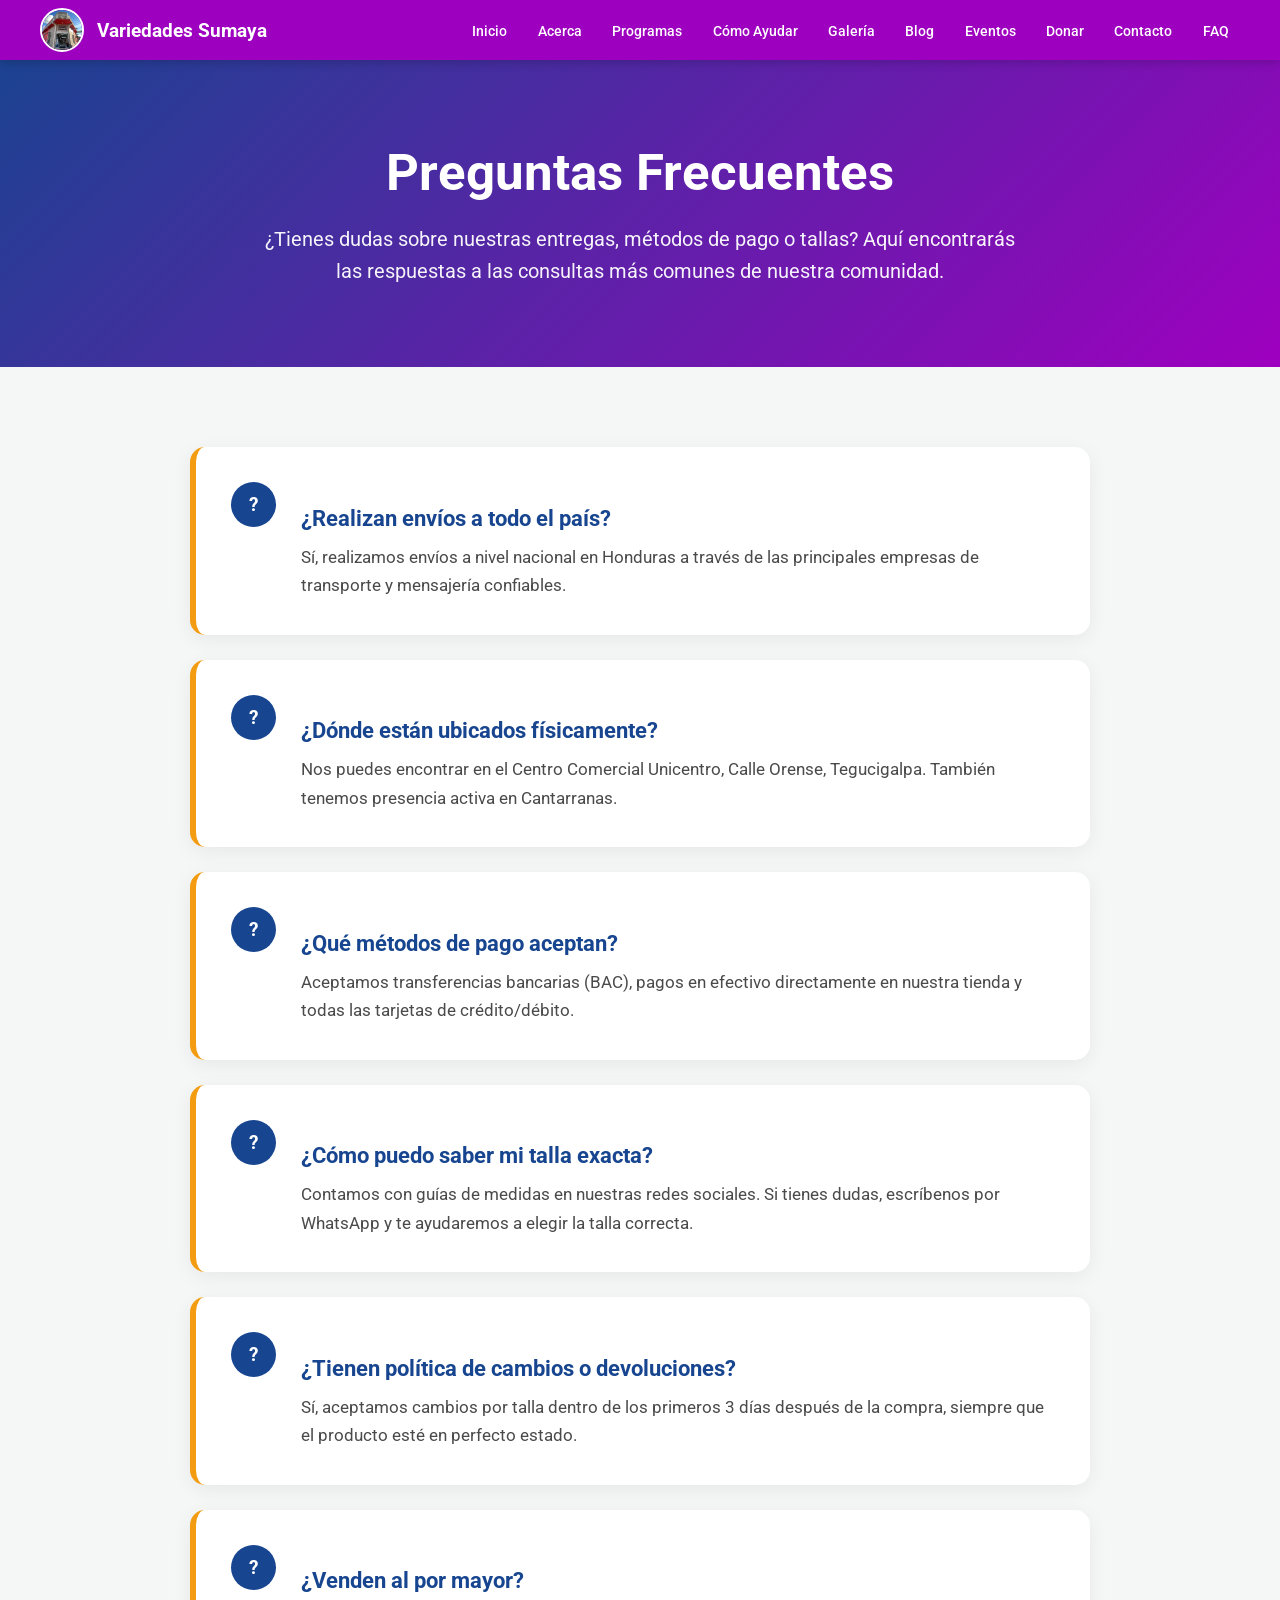
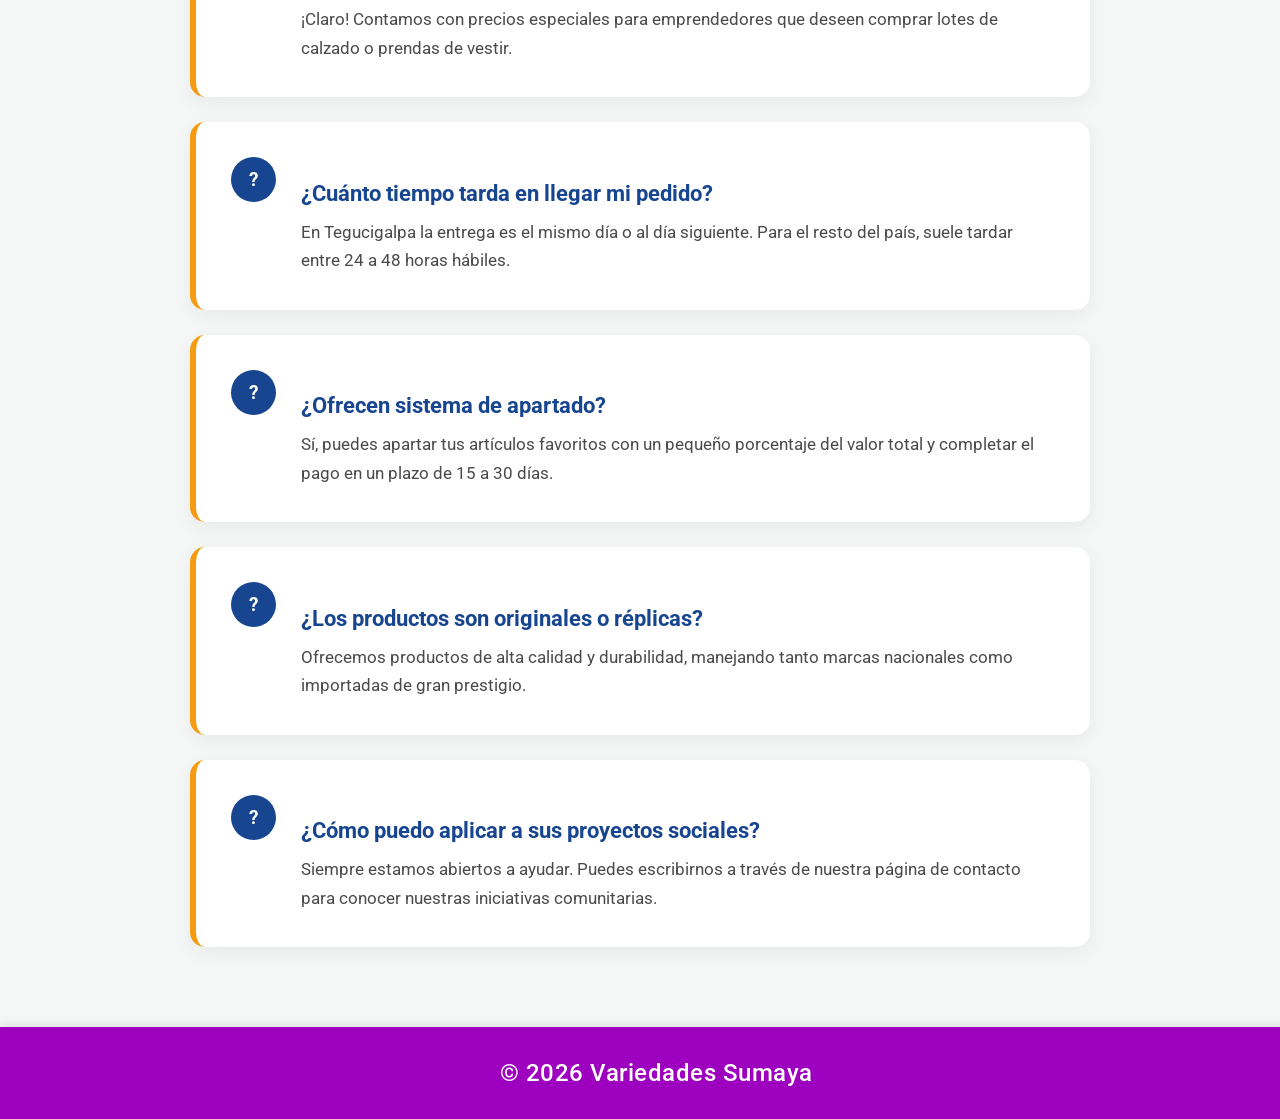
<file: faq.html>
<!doctype html>
<html lang="es">

<head>
    <meta charset="utf-8">
    <meta name="viewport" content="width=device-width,initial-scale=1">
    <link href="https://fonts.googleapis.com/css2?family=Roboto:ital,wght@0,100..900;1,100..900&display=swap"
        rel="stylesheet">
    <link rel="stylesheet" href="Styles/faq.css">
    <script src="Scripts/hamburger.js"></script>

    <title>Preguntas Frecuentes</title>
</head>

<body>
    <header class="site-header">
        <input id="nav-toggle" class="nav-toggle" type="checkbox" aria-hidden="true">
        <label for="nav-toggle" class="hamburger" aria-label="Abrir menú">
            <span></span><span></span><span></span>
        </label>
        <nav class="main-nav">
            <a class="nav-logo" href="index.html"><img src="Sources/Sumaya1.jpeg" alt="Logo"><span
                    class="site-title">Variedades Sumaya</span></a>
            <ul class="nav-list">
                <li><a href="index.html">Inicio</a></li>
                <li><a href="about-us.html">Acerca</a></li>
                <li><a href="programas.html">Programas</a></li>
                <li><a href="ayuda.html">Cómo Ayudar</a></li>
                <li><a href="galeria.html">Galería</a></li>
                <li><a href="blog.html">Blog</a></li>
                <li><a href="eventos.html">Eventos</a></li>
                <li><a href="donations.html">Donar</a></li>
                <li><a href="contacto.html">Contacto</a></li>
                <li><a href="faq.html">FAQ</a></li>
            </ul>
        </nav>
        <div class="nav-overlay" aria-hidden="true">
            <div class="nav-panel">
                <button class="close-panel" aria-label="Cerrar menú">&times;</button>
            </div>
        </div>
    </header>

    <body>

        <main class="faq-main">
            <section class="faq-hero">
                <div class="container hero-faq-content">
                    <h1>Preguntas Frecuentes</h1>
                    <p>¿Tienes dudas sobre nuestras entregas, métodos de pago o tallas? Aquí encontrarás las respuestas
                        a las consultas más comunes de nuestra comunidad.</p>
                </div>
            </section>

            <section class="faq-list-section">
                <div class="container">
                    <div class="faq-vertical-grid">

                        <article class="faq-card">
                            <div class="faq-icon">?</div>
                            <div class="faq-text">
                                <h3>¿Realizan envíos a todo el país?</h3>
                                <p>Sí, realizamos envíos a nivel nacional en Honduras a través de las principales
                                    empresas de transporte y mensajería confiables.</p>
                            </div>
                        </article>

                        <article class="faq-card">
                            <div class="faq-icon">?</div>
                            <div class="faq-text">
                                <h3>¿Dónde están ubicados físicamente?</h3>
                                <p>Nos puedes encontrar en el Centro Comercial Unicentro, Calle Orense, Tegucigalpa.
                                    También tenemos presencia activa en Cantarranas.</p>
                            </div>
                        </article>

                        <article class="faq-card">
                            <div class="faq-icon">?</div>
                            <div class="faq-text">
                                <h3>¿Qué métodos de pago aceptan?</h3>
                                <p>Aceptamos transferencias bancarias (BAC), pagos en efectivo directamente en nuestra
                                    tienda y todas las tarjetas de crédito/débito.</p>
                            </div>
                        </article>

                        <article class="faq-card">
                            <div class="faq-icon">?</div>
                            <div class="faq-text">
                                <h3>¿Cómo puedo saber mi talla exacta?</h3>
                                <p>Contamos con guías de medidas en nuestras redes sociales. Si tienes dudas, escríbenos
                                    por WhatsApp y te ayudaremos a elegir la talla correcta.</p>
                            </div>
                        </article>

                        <article class="faq-card">
                            <div class="faq-icon">?</div>
                            <div class="faq-text">
                                <h3>¿Tienen política de cambios o devoluciones?</h3>
                                <p>Sí, aceptamos cambios por talla dentro de los primeros 3 días después de la compra,
                                    siempre que el producto esté en perfecto estado.</p>
                            </div>
                        </article>

                        <article class="faq-card">
                            <div class="faq-icon">?</div>
                            <div class="faq-text">
                                <h3>¿Venden al por mayor?</h3>
                                <p>¡Claro! Contamos con precios especiales para emprendedores que deseen comprar lotes
                                    de calzado o prendas de vestir.</p>
                            </div>
                        </article>

                        <article class="faq-card">
                            <div class="faq-icon">?</div>
                            <div class="faq-text">
                                <h3>¿Cuánto tiempo tarda en llegar mi pedido?</h3>
                                <p>En Tegucigalpa la entrega es el mismo día o al día siguiente. Para el resto del país,
                                    suele tardar entre 24 a 48 horas hábiles.</p>
                            </div>
                        </article>

                        <article class="faq-card">
                            <div class="faq-icon">?</div>
                            <div class="faq-text">
                                <h3>¿Ofrecen sistema de apartado?</h3>
                                <p>Sí, puedes apartar tus artículos favoritos con un pequeño porcentaje del valor total
                                    y completar el pago en un plazo de 15 a 30 días.</p>
                            </div>
                        </article>

                        <article class="faq-card">
                            <div class="faq-icon">?</div>
                            <div class="faq-text">
                                <h3>¿Los productos son originales o réplicas?</h3>
                                <p>Ofrecemos productos de alta calidad y durabilidad, manejando tanto marcas nacionales
                                    como importadas de gran prestigio.</p>
                            </div>
                        </article>

                        <article class="faq-card">
                            <div class="faq-icon">?</div>
                            <div class="faq-text">
                                <h3>¿Cómo puedo aplicar a sus proyectos sociales?</h3>
                                <p>Siempre estamos abiertos a ayudar. Puedes escribirnos a través de nuestra página de
                                    contacto para conocer nuestras iniciativas comunitarias.</p>
                            </div>
                        </article>

                    </div>
                </div>
            </section>
        </main>

        <footer class="site-footer">
            <p>&copy; 2026 Variedades Sumaya</p>
        </footer>


    </body>
</file>
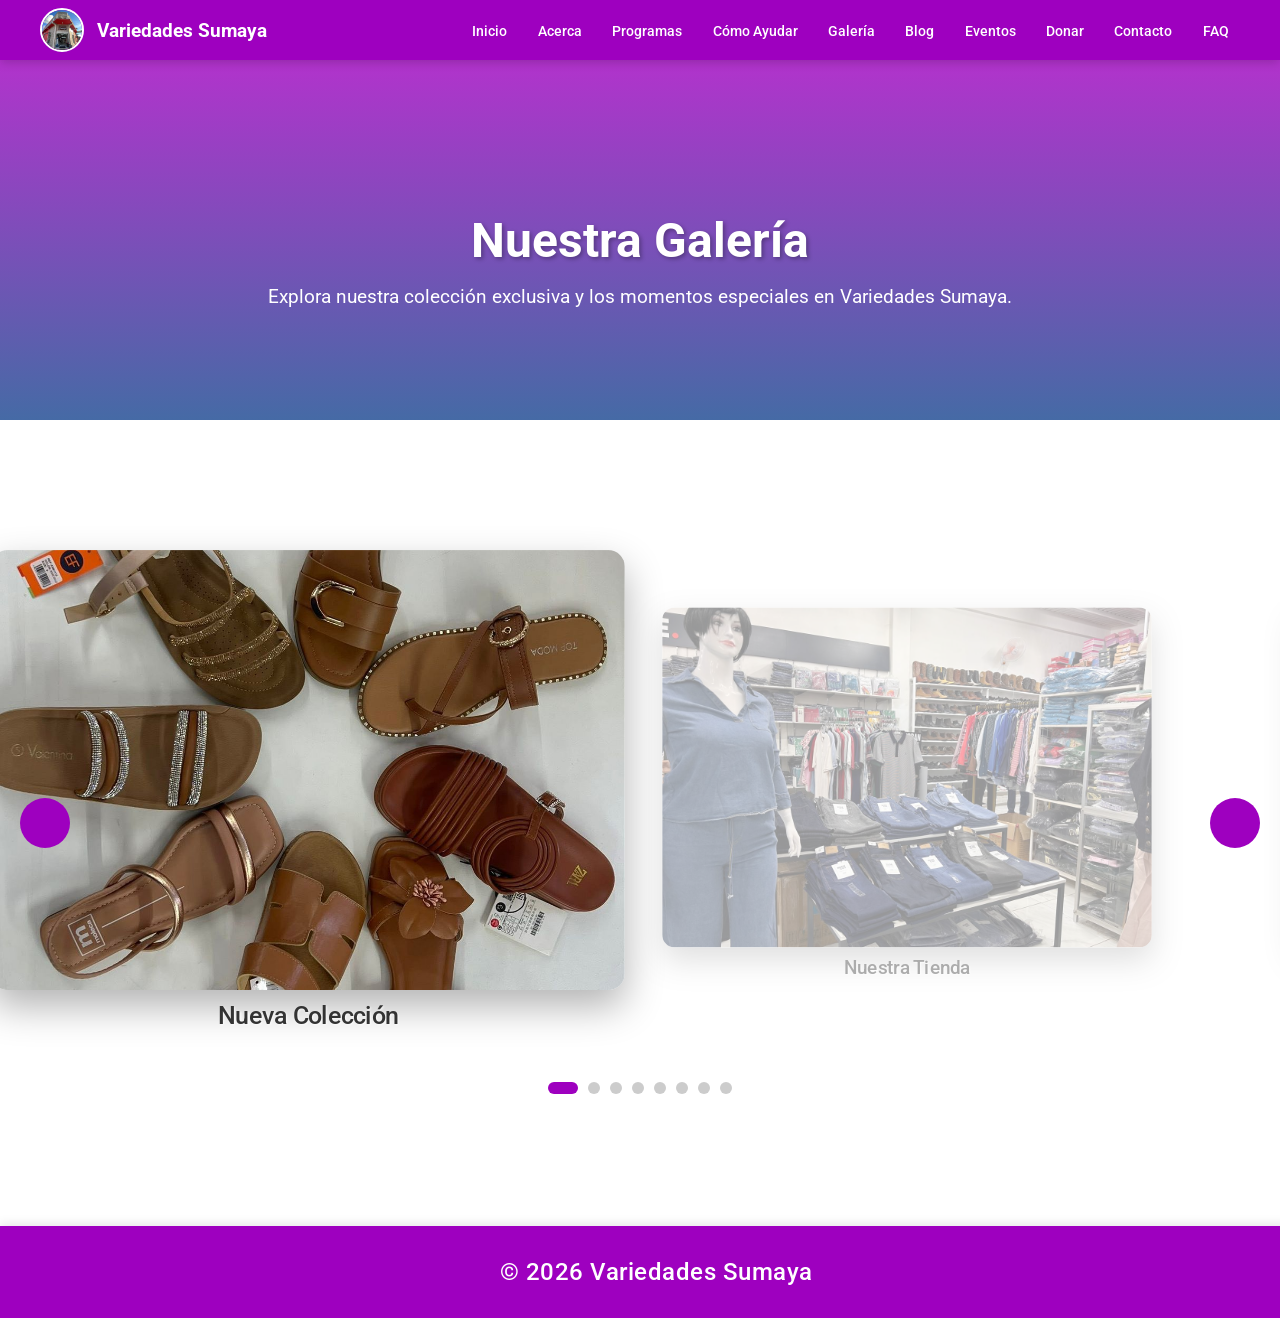
<file: galeria.html>
<!doctype html>
<html lang="es">

<head>
    <meta charset="utf-8">
    <meta name="viewport" content="width=device-width,initial-scale=1">
    <link href="https://fonts.googleapis.com/css2?family=Roboto:ital,wght@0,100..900;1,100..900&display=swap"
        rel="stylesheet">
    <link rel="stylesheet" href="Styles/galeria.css">
    <script src="Scripts/hamburger.js"></script>
    <script src="Scripts/carrusel.js"></script>
    <title>Galería de Fotos</title>
</head>

<body>
    <header class="site-header">
        <input id="nav-toggle" class="nav-toggle" type="checkbox" aria-hidden="true">
        <label for="nav-toggle" class="hamburger" aria-label="Abrir menú">
            <span></span><span></span><span></span>
        </label>
        <nav class="main-nav">
            <a class="nav-logo" href="index.html"><img src="Sources/Sumaya1.jpeg" alt="Logo"><span
                    class="site-title">Variedades Sumaya</span></a>
            <ul class="nav-list">
                <li><a href="index.html">Inicio</a></li>
                <li><a href="about-us.html">Acerca</a></li>
                <li><a href="programas.html">Programas</a></li>
                <li><a href="ayuda.html">Cómo Ayudar</a></li>
                <li><a href="galeria.html">Galería</a></li>
                <li><a href="blog.html">Blog</a></li>
                <li><a href="eventos.html">Eventos</a></li>
                <li><a href="donations.html">Donar</a></li>
                <li><a href="contacto.html">Contacto</a></li>
                <li><a href="faq.html">FAQ</a></li>
            </ul>
        </nav>
        <div class="nav-overlay" aria-hidden="true">
            <div class="nav-panel">
                <button class="close-panel" aria-label="Cerrar menú">&times;</button>
            </div>
        </div>
    </header>


        <main class="site-main"> 
            <section class="programs-hero"> <div class="hero-content">
                <h1>Nuestra Galería</h1>
                <p>Explora nuestra colección exclusiva y los momentos especiales en Variedades Sumaya.</p>
                </div>
            </section>

        <section class="carrusel-section">

            <div class="carrusel">
                <div class="carrusel-track">
                    <div class="carrusel-item">
                        <img src="Sources/calzadovariedades.jpeg" alt="Calzado Variedades Sumaya">
                        <p class="caption">Nueva Colección</p>
                    </div>
                    <div class="carrusel-item">
                        <img src="Sources/interior.jpeg" alt="Interior de la tienda">
                        <p class="caption">Nuestra Tienda</p>
                    </div>
                    <div class="carrusel-item">
                        <img src="Sources/atencion.jpeg" alt="Atención al cliente">
                        <p class="caption">Calidad y Servicio</p>
                    </div>
                    <div class="carrusel-item">
                        <img src="Sources/modelos.jpeg" alt="Modelos exclusivos">
                        <p class="caption">Estilo Único</p>
                    </div>
                    <div class="carrusel-item"><img src="Sources/variedad.jpeg" alt="Galeria">
                        <p class="caption">Variedad</p>
                    </div>
                    <div class="carrusel-item"><img src="Sources/comfort.jpeg" alt="Galeria">
                        <p class="caption">Confort</p>
                    </div>
                    <div class="carrusel-item"><img src="Sources/tendencia.jpeg" alt="Galeria">
                        <p class="caption">Tendencia</p>
                    </div>
                    <div class="carrusel-item"><img src="Sources/Sumaya1.jpeg" alt="Galeria">
                        <p class="caption">Honduras</p>
                    </div>
                </div>

                <button id="prev" class="carrusel_btn"><i class="fas fa-chevron-left"></i></button>
                <button id="next" class="carrusel_btn"><i class="fas fa-chevron-right"></i></button>

                <div class="carousel-dots"></div>
            </div>
        </section>
    </main>

    <footer class="site-footer">
        <p>&copy; 2026 Variedades Sumaya</p>
    </footer>

</body>
</file>
<file: Styles/index.css>
html,
body {
    margin: 0;
    padding: 0;
    overflow-x: hidden;
    font-family: "Roboto", sans-serif;
}


.site-header {
    display: flex;
    align-items: center;
    position: fixed;
    top: 0;
    left: 0;
    width: 100%;
    padding: 0.5rem 0;
    background: #9E00BF;
    color: #fff;
    z-index: 9999;
    box-shadow: 0 2px 10px rgba(0, 0, 0, 0.2);
}

.main-nav {
    display: flex;
    align-items: center;
    justify-content: space-between;
    width: 100%;
    max-width: 1200px;
    margin: 0 auto;
    padding: 0 1.5rem;
}

.nav-logo {
    display: flex;
    align-items: center;
    gap: 0.8rem;
    text-decoration: none;
    color: #fff;
}

.nav-logo img {
    height: 40px;
    width: 40px;
    border-radius: 50%;
    object-fit: cover;
    border: 2px solid #fff;
}

.site-title {
    font-weight: 700;
    font-size: 1.2rem;
}


.nav-list {
    display: flex;
    list-style: none;
    margin: 0;
    padding: 0;
    gap: 0.5rem;
}

.nav-list a {
    color: #fff;
    text-decoration: none;
    font-weight: 500;
    font-size: 0.9rem;
    padding: 0.5rem 0.7rem;
    transition: background-color 0.3s ease;
}

.nav-list a:hover {
    background: rgba(255, 255, 255, 0.2);
    border-radius: 5px;
}


.nav-toggle {
    display: none;
}

.hamburger {
    display: none;
    flex-direction: column;
    justify-content: space-between;
    width: 25px;
    height: 18px;
    cursor: pointer;
}

.hamburger span {
    display: block;
    height: 3px;
    width: 100%;
    background: #fff;
    border-radius: 2px;
}

.nav-overlay {
    position: fixed;
    inset: 0;
    background: rgba(0, 0, 0, 0.5);
    opacity: 0;
    pointer-events: none;
    transition: opacity 0.3s ease;
    z-index: 10000;
    display: flex;
    justify-content: flex-end;
}

.nav-panel {
    background: #fff;
    width: 280px;
    height: 100%;
    transform: translateX(100%);
    transition: transform 0.3s ease;
    display: flex;
    flex-direction: column;
    padding: 1.5rem;
    box-shadow: -5px 0 15px rgba(0, 0, 0, 0.1);
}

.close-panel {
    align-self: flex-end;
    background: none;
    border: none;
    font-size: 2rem;
    cursor: pointer;
    color: #333;
}

.nav-list-overlay {
    list-style: none;
    padding: 0;
    margin-top: 2rem;
}

.nav-list-overlay li {
    margin-bottom: 1rem;
    border-bottom: 1px solid #eee;
}

.nav-list-overlay a {
    color: #333;
    text-decoration: none;
    font-size: 1.1rem;
    font-weight: 600;
    display: block;
    padding: 0.5rem 0;
}


.nav-toggle:checked~.nav-overlay {
    opacity: 1;
    pointer-events: auto;
}

.nav-toggle:checked~.nav-overlay .nav-panel {
    transform: translateX(0);
}


.hero {
    position: relative;
    width: 100vw;
    height: 100vh;
    display: flex;
    align-items: center;
    justify-content: center;
}

.hero-bg-image {
    position: absolute;
    top: 0;
    left: 0;
    width: 100%;
    height: 100%;
    object-fit: cover;
    z-index: 1;
    filter: brightness(0.6);
}

.hero-overlay-card {
    position: relative;
    z-index: 2;
    background-color: rgba(255, 255, 255, 0.397);
    padding: 2.5rem;
    border-radius: 20px;
    max-width: 550px;
    width: 85%;
    text-align: center;
    box-shadow: 0 15px 35px rgba(0, 0, 0, 0.3);
}

.hero-title {
    font-size: 2.5rem;
    color: #000000;
    margin: 0 0 1rem 0;
}

.hero-text {
    color: #131313;
    line-height: 1.6;
    margin-bottom: 1.5rem;
}

.btn-container {
    display: flex;
    gap: 1rem;
    justify-content: center;
}

.btn {
    padding: 0.8rem 1.5rem;
    border-radius: 40px;
    text-decoration: none;
    font-weight: 600;
}

.btn-primary {
    background: #9E00BF;
    color: #fff;
    
}
.btn-primary:hover{
    background-color: #7d0096;
    transform: translateY(-3px);
    box-shadow: 0 8px 20px rgba(158, 0, 191, 0.3);
}

.btn-secondary {
    border: 2px solid #9E00BF;
    color: #9E00BF;
}



@media (max-width: 1050px) {
    .nav-list {
        display: none;
    }

    .hamburger {
        display: flex;
    }
}

@media (max-width: 600px) {
    .hero-title {
        font-size: 1.8rem;
    }

    .hero-overlay-card {
        padding: 1.5rem;
    }

    .btn-container {
        flex-direction: column;
    }
}


.section {
    padding: 4rem 1.5rem;
    max-width: 1100px;
    margin: 0 auto;
}

.section-title {
    font-size: 2rem;
    font-weight: 700;
    color: #000000; 
    margin-bottom: 2rem;
    text-align: center;
    position: relative;
}


.news-list {
    list-style: none;
    padding: 0;
    display: grid;
    grid-template-columns: 1fr; 
    gap: 1.5rem;
    margin-bottom: 2rem;
}

.news-item {
    background: #fff;
    border-radius: 12px;
    box-shadow: 0 4px 15px rgba(0, 0, 0, 0.08);
    transition: transform 0.3s ease, box-shadow 0.3s ease;
    border-left: 5px solid transparent; 
    overflow: hidden;
}

.news-item a {
    display: block;
    padding: 1.5rem;
    color: #333;
    text-decoration: none;
    font-weight: 500;
    font-size: 1.1rem;
}

.news-item:hover {
    transform: translateX(10px);
    box-shadow: 0 6px 20px rgba(0, 0, 0, 0.12);
    border-left: 5px solid #9E00BF; 
}


.section-content {
    font-size: 1.15rem;
    color: #555;
    line-height: 1.8;
    text-align: center;
    max-width: 800px;
    margin: 0 auto 2.5rem;
}


.center {
    display: flex;
    justify-content: center;
    width: 100%;
    margin-top: 1rem;
    list-style: none; 
}


@media (max-width: 600px) {
    .section {
        padding: 3rem 1rem;
    }
    
    .section-title {
        font-size: 1.6rem;
    }

    .news-item a {
        font-size: 1rem;
        padding: 1.2rem;
    }
}


.section-highlight {
    background-color: #f8f4ff; 
    width: 100%;
    max-width: 100vw; 
    margin-left: calc(50% - 50vw) ;
    margin-right: calc(50% - 50vw);
    padding-top: 5rem;
    padding-bottom: 5rem;
    border-top: 1px solid #e0d5f0;
    border-bottom: 1px solid #e0d5f0;
}


.section-highlight .section-title {
    color: #000000; 
    margin-bottom: 1.5rem;
}


.section-highlight .section-content {
    color: #444;
    font-size: 1.2rem;
    max-width: 750px;
    margin: 0 auto 2.5rem;
    text-align: center;
    line-height: 1.8;
}


.section-highlight .btn-primary {
    background-color: #9E00BF;
    color: #ffffff;
    padding: 1rem 2.5rem;
    font-size: 1.1rem;
    box-shadow: 0 4px 15px rgba(158, 0, 191, 0.2);
}

.section-highlight .btn-primary:hover {
    background-color: #7d0096;
    transform: translateY(-3px);
    box-shadow: 0 8px 20px rgba(158, 0, 191, 0.3);
}


.site-footer {
    background-color: #9E00BF; 
    color: #ffffff;            
    text-align: center;        
    padding: 2rem 1rem;        
    width: 100%;
    position: relative;
    box-shadow: 0 -2px 10px rgba(0, 0, 0, 0.1); 
}

.site-footer p {
    margin: 0;
    font-size: 1.5rem;
    font-weight: 500;
    letter-spacing: 0.5px;
}
</file>
<file: Styles/about-us.css>
html,
body {
    margin: 0;
    padding: 0;
    overflow-x: hidden;
    font-family: "Roboto", sans-serif;
}

.site-header {
    display: flex;
    align-items: center;
    position: fixed;
    top: 0;
    left: 0;
    width: 100%;
    padding: 0.5rem 0;
    background: #9E00BF;
    color: #fff;
    z-index: 9999;
    box-shadow: 0 2px 10px rgba(0, 0, 0, 0.2);
}

.main-nav {
    display: flex;
    align-items: center;
    justify-content: space-between;
    width: 100%;
    max-width: 1200px;
    margin: 0 auto;
    padding: 0 1.5rem;
}

.nav-logo {
    display: flex;
    align-items: center;
    gap: 0.8rem;
    text-decoration: none;
    color: #fff;
}

.nav-logo img {
    height: 40px;
    width: 40px;
    border-radius: 50%;
    object-fit: cover;
    border: 2px solid #fff;
}

.site-title {
    font-weight: 700;
    font-size: 1.2rem;
}

.nav-list {
    display: flex;
    list-style: none;
    margin: 0;
    padding: 0;
    gap: 0.5rem;
}

.nav-list a {
    color: #fff;
    text-decoration: none;
    font-weight: 500;
    font-size: 0.9rem;
    padding: 0.5rem 0.7rem;
    transition: background-color 0.3s ease;
}

.nav-list a:hover {
    background: rgba(255, 255, 255, 0.2);
    border-radius: 5px;
}

.nav-toggle {
    display: none;
}

.hamburger {
    display: none;
    flex-direction: column;
    justify-content: space-between;
    width: 25px;
    height: 18px;
    cursor: pointer;
}

.hamburger span {
    display: block;
    height: 3px;
    width: 100%;
    background: #fff;
    border-radius: 2px;
}

.nav-overlay {
    position: fixed;
    inset: 0;
    background: rgba(0, 0, 0, 0.5);
    opacity: 0;
    pointer-events: none;
    transition: opacity 0.3s ease;
    z-index: 10000;
    display: flex;
    justify-content: flex-end;
}

.nav-panel {
    background: #fff;
    width: 280px;
    height: 100%;
    transform: translateX(100%);
    transition: transform 0.3s ease;
    display: flex;
    flex-direction: column;
    padding: 1.5rem;
    box-shadow: -5px 0 15px rgba(0, 0, 0, 0.1);
}

.close-panel {
    align-self: flex-end;
    background: none;
    border: none;
    font-size: 2rem;
    cursor: pointer;
    color: #333;
}

.nav-list-overlay {
    list-style: none;
    padding: 0;
    margin-top: 2rem;
}

.nav-list-overlay li {
    margin-bottom: 1rem;
    border-bottom: 1px solid #eee;
}

.nav-list-overlay a {
    color: #333;
    text-decoration: none;
    font-size: 1.1rem;
    font-weight: 600;
    display: block;
    padding: 0.5rem 0;
}

.nav-toggle:checked~.nav-overlay {
    opacity: 1;
    pointer-events: auto;
}

.nav-toggle:checked~.nav-overlay .nav-panel {
    transform: translateX(0);
}

@media (max-width: 992px) {
    .hamburger {
        display: flex;
    }

    .nav-list {
        display: none;
    }
}

.about-hero-container {
    display: flex;
    align-items: center;
    justify-content: center;
    gap: 2rem;
    padding: 6rem 2rem;
    background: linear-gradient(135deg, #fdfbff 0%, #f3e8ff 100%);
    min-height: 80vh;
    width: 100%;
    box-sizing: border-box;
}

.about-img-side {
    flex: 1;
    max-width: 350px;
    display: flex;
    justify-content: center;
    align-items: center;
}

.about-photo {
    width: 100%;
    height: auto;
    object-fit: cover;
    border-radius: 15px;
    box-shadow: 0 8px 25px rgba(158, 0, 191, 0.1);
    border: 3px solid #ffffff;
    transition: transform 0.3s ease;
}

.about-photo:hover {
    transform: scale(1.03);
}

.about-hero-content {
    flex: 2;
    background-color: #ffffff;
    padding: 3rem;
    border-radius: 20px;
    max-width: 600px;
    text-align: center;
    box-shadow: 0 10px 30px rgba(0, 0, 0, 0.05);
    border-top: 5px solid #9E00BF;

}

.about-title {
    color: #000000;
    font-size: 2.8rem;
    font-weight: 700;
    margin-top: 0;
    margin-bottom: 1.5rem;
}

.about-text {
    color: #1f1f1f;
    font-size: 1.15rem;
    line-height: 1.8;
    margin: 0;
}


@media (max-width: 1100px) {
    .about-hero-container {
        gap: 1.5rem;
        padding: 5rem 1.5rem;
    }

    .about-title {
        font-size: 2.2rem;
    }
}


@media (max-width: 768px) {
    .about-hero-container {
        flex-direction: column;
        text-align: center;
        padding: 3rem 1rem;
    }

    .about-img-side {
        max-width: 100%;
        width: 100%;
        margin-bottom: 1.5rem;
    }

    .about-img-side.left {
        order: -1;
       
    }

    .about-img-side.right {
        order: 1;

    }

    .about-hero-content {
        order: 0;
        padding: 2rem 1.5rem;
        width: 90%;
        margin: 0 auto;
    }

    .about-title {
        font-size: 1.8rem;
    }

    .about-text {
        font-size: 1.05rem;
    }
}


.purpose-history {
    padding: 4rem 2rem;
    background: #fff;
}


.purpose-grid {
    display: grid;
    grid-template-columns: repeat(auto-fit, minmax(300px, 1fr));
    gap: 2rem;
    margin-bottom: 4rem;
    max-width: 1000px;
    margin-left: auto;
    margin-right: auto;
}

.purpose-card {
    background: #f8f4ff;
    padding: 2.5rem;
    border-radius: 20px;
    text-align: center;
    border-bottom: 5px solid #9E00BF;
    transition: transform 0.3s ease;
}

.purpose-card:hover {
    transform: translateY(-10px);
}

.icon-circle {
    font-size: 2.5rem;
    margin-bottom: 1rem;
}

.purpose-card h3 {
    color: #17458f;
    font-size: 1.8rem;
    margin-bottom: 1rem;
}

/* Valores (Etiquetas) */
.values-container {
    text-align: center;
    margin-bottom: 5rem;
    font-size: 1.5rem;
}

.values-tags {
    display: flex;
    justify-content: center;
    flex-wrap: wrap;
    gap: 10px;
    margin-top: 1.5rem;
}

.values-tags span {
    background: #9E00BF;
    color: white;
    padding: 8px 20px;
    border-radius: 50px;
    font-weight: 600;
    font-size: 0.9rem;
}


.timeline {
    position: relative;
    max-width: 800px;
    margin: 0 auto;
    padding: 2rem 0;
}


.timeline::after {
    content: '';
    position: absolute;
    width: 4px;
    background: #17458f;
    top: 0;
    bottom: 0;
    left: 50%;
    margin-left: -2px;
}

.timeline-item {
    padding: 10px 40px;
    position: relative;
    background: inherit;
    width: 50%;
    box-sizing: border-box;
}


.timeline-item::after {
    content: '';
    position: absolute;
    width: 20px;
    height: 20px;
    right: -10px;
    background-color: #fff;
    border: 4px solid #9E00BF;
    top: 15px;
    border-radius: 50%;
    z-index: 1;
}


.timeline-item:nth-child(odd) {
    left: 0;
    text-align: right;
}

.timeline-item:nth-child(even) {
    left: 50%;
    text-align: left;
}

.timeline-item:nth-child(even)::after {
    left: -10px;
}

.timeline-date {
    font-weight: bold;
    color: #9E00BF;
    font-size: 1.2rem;
}

.timeline-content {
    padding: 20px;
    background: #fdfbff;
    position: relative;
    border-radius: 10px;
    box-shadow: 0 4px 15px rgba(0, 0, 0, 0.05);
}

.timeline-content h4 {
    margin: 0 0 10px 0;
    color: #000000;
}


@media screen and (max-width: 600px) {
    .timeline::after {
        left: 31px;
    }

    .timeline-item {
        width: 100%;
        padding-left: 70px;
        padding-right: 25px;
        text-align: left !important;
    }

    .timeline-item::after {
        left: 21px !important;
    }

    .timeline-item:nth-child(even) {
        left: 0%;
    }
}


.team-section {
    padding: 5rem 2rem;
    background-color: #fdfbff; 
    text-align: center;
}

.team-intro {
    color: #666;
    margin-bottom: 3rem;
    font-size: 1.1rem;
}

.team-list {
    display: grid;
    grid-template-columns: repeat(auto-fit, minmax(220px, 1fr));
    gap: 2.5rem;
    list-style: none;
    padding: 0;
    max-width: 1100px;
    margin: 0 auto;
}

.member-card {
    background: #fff;
    padding: 2rem 1.5rem;
    border-radius: 20px;
    box-shadow: 0 10px 25px rgba(0, 0, 0, 0.05);
    transition: all 0.3s ease;
    border: 1px solid #eee;
}

.image-container {
    width: 130px;
    height: 130px;
    margin: 0 auto 1.5rem;
    border-radius: 50%;
    padding: 5px;
    border: 3px solid #9E00BF; 
    overflow: hidden;
}

.image-container img {
    width: 100%;
    height: 100%;
    object-fit: cover;
    border-radius: 50%;
    transition: transform 0.5s ease;
}

.member-name {
    color: #17458f;
    font-size: 1.3rem;
    margin: 0.5rem 0;
}

.member-role {
    color: #9E00BF; 
    font-weight: 600;
    font-size: 0.9rem;
    text-transform: uppercase;
    letter-spacing: 1px;
}


.member-card:hover {
    transform: translateY(-10px);
    box-shadow: 0 15px 35px rgba(158, 0, 191, 0.15);
    border-color: #9E00BF;
}

.member-card:hover img {
    transform: scale(1.1);
}

@media (max-width: 600px) {
    .team-section {
        padding: 3rem 1rem;
    }
    
    .team-list {
        grid-template-columns: 1fr;
        gap: 1.5rem;
    }
}


.site-footer {
    background-color: #9E00BF; 
    color: #ffffff;            
    text-align: center;        
    padding: 2rem 1rem;        
    width: 100%;
    position: relative;
    box-shadow: 0 -2px 10px rgba(0, 0, 0, 0.1); 
}

.site-footer p {
    margin: 0;
    font-size: 1.5rem;
    font-weight: 500;
    letter-spacing: 0.5px;
}
</file>
<file: Styles/ayuda.css>
html,
body {
    margin: 0;
    padding: 0;
    overflow-x: hidden;
    font-family: "Roboto", sans-serif;
}

.site-header {
    display: flex;
    align-items: center;
    position: fixed;
    top: 0;
    left: 0;
    width: 100%;
    padding: 0.5rem 0;
    background: #9E00BF;
    color: #fff;
    z-index: 9999;
    box-shadow: 0 2px 10px rgba(0, 0, 0, 0.2);
}

.main-nav {
    display: flex;
    align-items: center;
    justify-content: space-between;
    width: 100%;
    max-width: 1200px;
    margin: 0 auto;
    padding: 0 1.5rem;
}

.nav-logo {
    display: flex;
    align-items: center;
    gap: 0.8rem;
    text-decoration: none;
    color: #fff;
}

.nav-logo img {
    height: 40px;
    width: 40px;
    border-radius: 50%;
    object-fit: cover;
    border: 2px solid #fff;
}

.site-title {
    font-weight: 700;
    font-size: 1.2rem;
}

.nav-list {
    display: flex;
    list-style: none;
    margin: 0;
    padding: 0;
    gap: 0.5rem;
}

.nav-list a {
    color: #fff;
    text-decoration: none;
    font-weight: 500;
    font-size: 0.9rem;
    padding: 0.5rem 0.7rem;
    transition: background-color 0.3s ease;
}

.nav-list a:hover {
    background: rgba(255, 255, 255, 0.2);
    border-radius: 5px;
}

.nav-toggle {
    display: none;
}

.hamburger {
    display: none;
    flex-direction: column;
    justify-content: space-between;
    width: 25px;
    height: 18px;
    cursor: pointer;
}

.hamburger span {
    display: block;
    height: 3px;
    width: 100%;
    background: #fff;
    border-radius: 2px;
}

.nav-overlay {
    position: fixed;
    inset: 0;
    background: rgba(0, 0, 0, 0.5);
    opacity: 0;
    pointer-events: none;
    transition: opacity 0.3s ease;
    z-index: 10000;
    display: flex;
    justify-content: flex-end;
}

.nav-panel {
    background: #fff;
    width: 280px;
    height: 100%;
    transform: translateX(100%);
    transition: transform 0.3s ease;
    display: flex;
    flex-direction: column;
    padding: 1.5rem;
    box-shadow: -5px 0 15px rgba(0, 0, 0, 0.1);
}

.close-panel {
    align-self: flex-end;
    background: none;
    border: none;
    font-size: 2rem;
    cursor: pointer;
    color: #333;
}

.nav-list-overlay {
    list-style: none;
    padding: 0;
    margin-top: 2rem;
}

.nav-list-overlay li {
    margin-bottom: 1rem;
    border-bottom: 1px solid #eee;
}

.nav-list-overlay a {
    color: #333;
    text-decoration: none;
    font-size: 1.1rem;
    font-weight: 600;
    display: block;
    padding: 0.5rem 0;
}

.nav-toggle:checked~.nav-overlay {
    opacity: 1;
    pointer-events: auto;
}

.nav-toggle:checked~.nav-overlay .nav-panel {
    transform: translateX(0);
}

@media (max-width: 992px) {
    .hamburger {
        display: flex;
    }

    .nav-list {
        display: none;
    }
}


main {
    margin-top: 70px;
    background-color: #f9f9f9;
    padding-bottom: 60px;
}


.section-hero {
    background: white;
    text-align: center;
    padding: 50px 30px;
    border-left: 8px solid #9E00BF;
    margin: 20px auto;
    max-width: 1000px;
    border-radius: 12px;
    box-shadow: 0 4px 15px rgba(158, 0, 191, 0.05);
}

.section-hero h2 {
    color: #000000;
    margin-bottom: 15px;
}

.help-methods h2 {
    text-align: center;
    color: #000000; 
    font-size: 2.2rem;
    margin-bottom: 35px;
    position: relative;
    padding-bottom: 10px;
}

.method-item {
    background: #ffffff;
    padding: 20px;
    margin-bottom: 15px;
    border-left: 5px solid #ffa500;
    border-radius: 8px;
    box-shadow: 0 2px 8px rgba(0, 0, 0, 0.05);
    transition: transform 0.2s ease;
}

.method-item:hover {
    transform: translateX(10px);
    border-left-color: #9E00BF;
}


.volunteer-form {
    max-width: 800px;
    margin: 40px auto;
    background: white;
    padding: 40px;
    border-radius: 15px;
    box-shadow: 0 10px 30px rgba(0, 0, 0, 0.08);
}
.volunteer-form h2{
    text-align: center;
    font-size: 2rem;
}

fieldset {
    border: none;
    padding: 0;
    margin-bottom: 25px; 
}

legend{
    font-size: 1.5rem;
    margin-bottom: 5px;
}

.form-group input,
.form-group textarea,
.form-select {
    width: 100%;
    padding: 12px;
    border: 1px solid #ddd;
    border-radius: 8px;
    margin-top: 5px;
    font-family: inherit;
}

.form-select {
    cursor: pointer;
    background-color: white;
}


.btn-submit {
    width: 100%;
    background-color: #9E00BF;
    color: white;
    padding: 16px;
    border: none;
    border-radius: 10px;
    font-size: 1.1rem;
    font-weight: 700;
    cursor: pointer;
    transition: all 0.3s ease;
    margin-top: 20px;
}

.btn-submit:hover {
    background-color: #7d0096;
    box-shadow: 0 5px 15px rgba(158, 0, 191, 0.3);
}


@media (max-width: 768px) {

    .section-hero,
    .volunteer-form {
        margin: 15px;
        padding: 25px;
    }
}

.error-message {
    color: #d93025;
    font-size: 0.85rem;
    margin-top: 5px;
    display: none; 
}

.error-message.active {
    display: block;
}

.input-error {
    border: 2px solid #d93025 ;
    background-color: #fff7f6;
}
</file>
<file: Styles/blog.css>
html,
body {
    margin: 0;
    padding: 0;
    overflow-x: hidden;
    font-family: "Roboto", sans-serif;
}

.site-header {
    display: flex;
    align-items: center;
    position: fixed;
    top: 0;
    left: 0;
    width: 100%;
    padding: 0.5rem 0;
    background: #9E00BF;
    color: #fff;
    z-index: 9999;
    box-shadow: 0 2px 10px rgba(0, 0, 0, 0.2);
}

.main-nav {
    display: flex;
    align-items: center;
    justify-content: space-between;
    width: 100%;
    max-width: 1200px;
    margin: 0 auto;
    padding: 0 1.5rem;
}

.nav-logo {
    display: flex;
    align-items: center;
    gap: 0.8rem;
    text-decoration: none;
    color: #fff;
}

.nav-logo img {
    height: 40px;
    width: 40px;
    border-radius: 50%;
    object-fit: cover;
    border: 2px solid #fff;
}

.site-title {
    font-weight: 700;
    font-size: 1.2rem;
}

.nav-list {
    display: flex;
    list-style: none;
    margin: 0;
    padding: 0;
    gap: 0.5rem;
}

.nav-list a {
    color: #fff;
    text-decoration: none;
    font-weight: 500;
    font-size: 0.9rem;
    padding: 0.5rem 0.7rem;
    transition: background-color 0.3s ease;
}

.nav-list a:hover {
    background: rgba(255, 255, 255, 0.2);
    border-radius: 5px;
}

.nav-toggle {
    display: none;
}

.hamburger {
    display: none;
    flex-direction: column;
    justify-content: space-between;
    width: 25px;
    height: 18px;
    cursor: pointer;
}

.hamburger span {
    display: block;
    height: 3px;
    width: 100%;
    background: #fff;
    border-radius: 2px;
}

.nav-overlay {
    position: fixed;
    inset: 0;
    background: rgba(0, 0, 0, 0.5);
    opacity: 0;
    pointer-events: none;
    transition: opacity 0.3s ease;
    z-index: 10000;
    display: flex;
    justify-content: flex-end;
}

.nav-panel {
    background: #fff;
    width: 280px;
    height: 100%;
    transform: translateX(100%);
    transition: transform 0.3s ease;
    display: flex;
    flex-direction: column;
    padding: 1.5rem;
    box-shadow: -5px 0 15px rgba(0, 0, 0, 0.1);
}

.close-panel {
    align-self: flex-end;
    background: none;
    border: none;
    font-size: 2rem;
    cursor: pointer;
    color: #333;
}

.nav-list-overlay {
    list-style: none;
    padding: 0;
    margin-top: 2rem;
}

.nav-list-overlay li {
    margin-bottom: 1rem;
    border-bottom: 1px solid #eee;
}

.nav-list-overlay a {
    color: #333;
    text-decoration: none;
    font-size: 1.1rem;
    font-weight: 600;
    display: block;
    padding: 0.5rem 0;
}

.nav-toggle:checked~.nav-overlay {
    opacity: 1;
    pointer-events: auto;
}

.nav-toggle:checked~.nav-overlay .nav-panel {
    transform: translateX(0);
}

@media (max-width: 992px) {
    .hamburger {
        display: flex;
    }

    .nav-list {
        display: none;
    }
}

.blog-main {
    padding-top: 80px;
}

.blog-hero {
    position: relative;
    width: 100%;
    height: 400px;
    display: flex;
    align-items: center;
    justify-content: center;
    text-align: center;
    overflow: hidden;
}

.hero-bg-image {
    position: absolute;
    top: 0;
    left: 0;
    width: 100%;
    height: 100%;
    z-index: 1;
}

.hero-bg-image img {
    width: 100%;
    height: 100%;
    object-fit: cover;
    object-position: center;
}

.hero-overlay-dark {
    position: absolute;
    top: 0;
    left: 0;
    width: 100%;
    height: 100%;
    background-color: rgba(0, 0, 0, 0.5);
    z-index: 2;
}

.hero-content {
    position: relative;
    z-index: 3;
    color: white;
    padding: 0 20px;
    max-width: 800px;
}

.hero-content h1 {
    font-size: 3rem;
    margin-bottom: 15px;
    font-weight: 700;
}

.hero-content p {
    font-size: 1.2rem;
    line-height: 1.6;
    margin-bottom: 30px;
    opacity: 0.9;
}

.btn-ver-mas {
    display: inline-block;
    padding: 12px 40px;
    background-color: #17458f;
    color: white;
    text-decoration: none;
    border-radius: 25px;
    font-weight: 600;
    transition: background-color 0.3s, transform 0.2s;
}

.btn-ver-mas:hover {
    background-color: #9E00BF;
    transform: translateY(-2px);
}

@media (max-width: 768px) {
    .blog-hero {
        height: 300px;
    }
    .hero-content h1 {
        font-size: 2.2rem;
    }
    .hero-content p {
        font-size: 1rem;
    }
}

.blog-grid {
    display: grid;
    grid-template-columns: repeat(auto-fit, minmax(280px, 1fr));
    gap: 25px;
    padding: 20px;
}

.blog-card {
    background: white;
    padding: 40px 30px;
    border-radius: 15px;
    box-shadow: 0 10px 30px rgba(0,0,0,0.1);
    position: relative;
    overflow: hidden;
    transition: transform 0.3s ease, box-shadow 0.3s ease;
    display: flex;
    flex-direction: column;
}

.blog-card:hover {
    transform: translateY(-10px);
    box-shadow: 0 15px 35px rgba(158, 0, 191, 0.2);
}

.card-border-accent {
    position: absolute;
    left: 0;
    top: 20%;
    height: 60%;
    width: 6px;
    background: #f39c12;
    border-radius: 0 5px 5px 0;
}

.blog-card h3 {
    color: #17458f;
    margin-bottom: 15px;
    font-size: 1.4rem;
    font-weight: bold;
}

.blog-card p {
    color: #444;
    line-height: 1.6;
    font-size: 1rem;
}

.site-footer {
    background-color: #9E00BF; 
    color: #ffffff;            
    text-align: center;        
    padding: 2rem 1rem;        
    width: 100%;
    position: relative;
    box-shadow: 0 -2px 10px rgba(0, 0, 0, 0.1); 
}

.site-footer p {
    margin: 0;
    font-size: 1.5rem;
    font-weight: 500;
    letter-spacing: 0.5px;
}
</file>
<file: Styles/contacto.css>
html,
body {
    margin: 0;
    padding: 0;
    overflow-x: hidden;
    font-family: "Roboto", sans-serif;
}

.site-header {
    display: flex;
    align-items: center;
    position: fixed;
    top: 0;
    left: 0;
    width: 100%;
    padding: 0.5rem 0;
    background: #9E00BF;
    color: #fff;
    z-index: 9999;
    box-shadow: 0 2px 10px rgba(0, 0, 0, 0.2);
}

.main-nav {
    display: flex;
    align-items: center;
    justify-content: space-between;
    width: 100%;
    max-width: 1200px;
    margin: 0 auto;
    padding: 0 1.5rem;
}

.nav-logo {
    display: flex;
    align-items: center;
    gap: 0.8rem;
    text-decoration: none;
    color: #fff;
}

.nav-logo img {
    height: 40px;
    width: 40px;
    border-radius: 50%;
    object-fit: cover;
    border: 2px solid #fff;
}

.site-title {
    font-weight: 700;
    font-size: 1.2rem;
}

.nav-list {
    display: flex;
    list-style: none;
    margin: 0;
    padding: 0;
    gap: 0.5rem;
}

.nav-list a {
    color: #fff;
    text-decoration: none;
    font-weight: 500;
    font-size: 0.9rem;
    padding: 0.5rem 0.7rem;
    transition: background-color 0.3s ease;
}

.nav-list a:hover {
    background: rgba(255, 255, 255, 0.2);
    border-radius: 5px;
}

.nav-toggle {
    display: none;
}

.hamburger {
    display: none;
    flex-direction: column;
    justify-content: space-between;
    width: 25px;
    height: 18px;
    cursor: pointer;
}

.hamburger span {
    display: block;
    height: 3px;
    width: 100%;
    background: #fff;
    border-radius: 2px;
}

.nav-overlay {
    position: fixed;
    inset: 0;
    background: rgba(0, 0, 0, 0.5);
    opacity: 0;
    pointer-events: none;
    transition: opacity 0.3s ease;
    z-index: 10000;
    display: flex;
    justify-content: flex-end;
}

.nav-panel {
    background: #fff;
    width: 280px;
    height: 100%;
    transform: translateX(100%);
    transition: transform 0.3s ease;
    display: flex;
    flex-direction: column;
    padding: 1.5rem;
    box-shadow: -5px 0 15px rgba(0, 0, 0, 0.1);
}

.close-panel {
    align-self: flex-end;
    background: none;
    border: none;
    font-size: 2rem;
    cursor: pointer;
    color: #333;
}

.nav-list-overlay {
    list-style: none;
    padding: 0;
    margin-top: 2rem;
}

.nav-list-overlay li {
    margin-bottom: 1rem;
    border-bottom: 1px solid #eee;
}

.nav-list-overlay a {
    color: #333;
    text-decoration: none;
    font-size: 1.1rem;
    font-weight: 600;
    display: block;
    padding: 0.5rem 0;
}

.nav-toggle:checked~.nav-overlay {
    opacity: 1;
    pointer-events: auto;
}

.nav-toggle:checked~.nav-overlay .nav-panel {
    transform: translateX(0);
}

@media (max-width: 992px) {
    .hamburger {
        display: flex;
    }

    .nav-list {
        display: none;
    }
}


.contacto-main {
    width: 100%;
}

.contacto-hero {
    position: relative;
    width: 100%;
    min-height: 450px;
    display: flex;
    align-items: center;
    justify-content: center;
    padding: 80px 20px;
}

.hero-bg-overlay {
    position: absolute;
    top: 0; left: 0; width: 100%; height: 100%;
    z-index: 1;
}

.hero-bg-overlay img {
    width: 100%; height: 100%;
    object-fit: cover;
    filter: brightness(0.4);
}

.hero-container-info {
    position: relative;
    z-index: 2;
    text-align: center;
    max-width: 800px;
}

.hero-content-box h2 {
    color: #ffffff;
    font-size: 2.8rem;
    margin-bottom: 20px;
}

.hero-content-box p {
    color: #ffffff;
    font-size: 1.1rem;
    line-height: 1.6;
    margin-bottom: 30px;
}

.btn-primary-contacto {
    display: inline-block;
    padding: 15px 40px;
    background-color: #8e00a3;
    color: white;
    text-decoration: none;
    border-radius: 50px;
    font-weight: bold;
    transition: 0.3s;
}

.btn-primary-contacto:hover {
    background-color: #9E00BF;
    transform: translateY(-3px);
}

.contacto-info-section {
    padding: 60px 0;
    background-color: #5d0074;
}

.info-vertical-stack {
    max-width: 700px;
    margin: 0 auto;
    display: flex;
    flex-direction: column;
    gap: 20px;
}

.info-card {
    background: #ffffff;
    padding: 25px;
    border-radius: 10px;
    display: flex;
    flex-direction: column;
    position: relative;
    box-shadow: 0 4px 10px rgba(0,0,0,0.05);
}

.info-card .accent-bar {
    width: 50px;
    height: 4px;
    background: #f39c12;
    margin-bottom: 15px;
    border-radius: 2px;
}

.info-card h3 {
    color: #17458f;
    margin-bottom: 5px;
    font-size: 1.2rem;
}

.info-card p {
    color: #252525;
    font-size: 1.1rem;
}

.contacto-form-section {
    background-color: #f4f7f6;
    padding: 80px 20px;
}

.form-container {
    max-width: 650px;
    margin: 0 auto;
    background: white;
    padding: 40px;
    border-radius: 15px;
    box-shadow: 0 10px 30px rgba(0,0,0,0.1);
}

.form-container h2 {
    color: #000000;
    margin-bottom: 30px;
}

.form-group {
    margin-bottom: 20px;
    text-align: left;
}

.form-group label {
    display: block;
    margin-bottom: 8px;
    font-weight: 600;
    color: #1f1f1f;
}

.form-group input, .form-group textarea {
    width: 100%;
    padding: 12px;
    border: 1px solid #ddd;
    border-radius: 8px;
    font-size: 1rem;
}

.error-message {
    color: #e74c3c;
    font-size: 0.85rem;
    margin-top: 5px;
    display: block;
}

.btn-submit {
    width: 100%;
    padding: 15px;
    background-color: #760097;
    color: white;
    border: none;
    border-radius: 8px;
    font-size: 1.1rem;
    font-weight: bold;
    cursor: pointer;
    transition: 0.3s;
}

.btn-submit:hover {
    background-color: #9E00BF;
}

@media (max-width: 768px) {
    .hero-content-box h2 { font-size: 2rem; }
    .form-container { padding: 25px; }
}

.site-footer {
    background-color: #9E00BF; 
    color: #ffffff;            
    text-align: center;        
    padding: 2rem 1rem;        
    width: 100%;
    position: relative;
    box-shadow: 0 -2px 10px rgba(0, 0, 0, 0.1); 
}

.site-footer p {
    margin: 0;
    font-size: 1.5rem;
    font-weight: 500;
    letter-spacing: 0.5px;
}
</file>
<file: Styles/donations.css>
html,
body {
    margin: 0;
    padding: 0;
    overflow-x: hidden;
    font-family: "Roboto", sans-serif;
}

.site-header {
    display: flex;
    align-items: center;
    position: fixed;
    top: 0;
    left: 0;
    width: 100%;
    padding: 0.5rem 0;
    background: #9E00BF;
    color: #fff;
    z-index: 9999;
    box-shadow: 0 2px 10px rgba(0, 0, 0, 0.2);
}

.main-nav {
    display: flex;
    align-items: center;
    justify-content: space-between;
    width: 100%;
    max-width: 1200px;
    margin: 0 auto;
    padding: 0 1.5rem;
}

.nav-logo {
    display: flex;
    align-items: center;
    gap: 0.8rem;
    text-decoration: none;
    color: #fff;
}

.nav-logo img {
    height: 40px;
    width: 40px;
    border-radius: 50%;
    object-fit: cover;
    border: 2px solid #fff;
}

.site-title {
    font-weight: 700;
    font-size: 1.2rem;
}

.nav-list {
    display: flex;
    list-style: none;
    margin: 0;
    padding: 0;
    gap: 0.5rem;
}

.nav-list a {
    color: #fff;
    text-decoration: none;
    font-weight: 500;
    font-size: 0.9rem;
    padding: 0.5rem 0.7rem;
    transition: background-color 0.3s ease;
}

.nav-list a:hover {
    background: rgba(255, 255, 255, 0.2);
    border-radius: 5px;
}

.nav-toggle {
    display: none;
}

.hamburger {
    display: none;
    flex-direction: column;
    justify-content: space-between;
    width: 25px;
    height: 18px;
    cursor: pointer;
}

.hamburger span {
    display: block;
    height: 3px;
    width: 100%;
    background: #fff;
    border-radius: 2px;
}

.nav-overlay {
    position: fixed;
    inset: 0;
    background: rgba(0, 0, 0, 0.5);
    opacity: 0;
    pointer-events: none;
    transition: opacity 0.3s ease;
    z-index: 10000;
    display: flex;
    justify-content: flex-end;
}

.nav-panel {
    background: #fff;
    width: 280px;
    height: 100%;
    transform: translateX(100%);
    transition: transform 0.3s ease;
    display: flex;
    flex-direction: column;
    padding: 1.5rem;
    box-shadow: -5px 0 15px rgba(0, 0, 0, 0.1);
}

.close-panel {
    align-self: flex-end;
    background: none;
    border: none;
    font-size: 2rem;
    cursor: pointer;
    color: #333;
}

.nav-list-overlay {
    list-style: none;
    padding: 0;
    margin-top: 2rem;
}

.nav-list-overlay li {
    margin-bottom: 1rem;
    border-bottom: 1px solid #eee;
}

.nav-list-overlay a {
    color: #333;
    text-decoration: none;
    font-size: 1.1rem;
    font-weight: 600;
    display: block;
    padding: 0.5rem 0;
}

.nav-toggle:checked~.nav-overlay {
    opacity: 1;
    pointer-events: auto;
}

.nav-toggle:checked~.nav-overlay .nav-panel {
    transform: translateX(0);
}

@media (max-width: 992px) {
    .hamburger {
        display: flex;
    }

    .nav-list {
        display: none;
    }
}

.donations-main {
    width: 100%;
}


.donations-hero {
    position: relative;
    width: 100%;
    min-height: 500px;
    display: flex;
    align-items: center;
    justify-content: center;
    padding: 80px 20px;
}

.hero-bg-overlay {
    position: absolute;
    top: 0; left: 0; width: 100%; height: 100%;
    z-index: 1;
}

.hero-bg-overlay img {
    width: 100%; height: 100%;
    object-fit: cover;
    filter: brightness(0.4);
}

.hero-container-info {
    position: relative;
    z-index: 2;
    text-align: center;
    max-width: 850px;
}

.hero-content-box h2 {
    color: #ffffff;
    font-size: 2.8rem;
    margin-bottom: 20px;
}

.hero-content-box p {
    color: #ffffff;
    font-size: 1.2rem;
    line-height: 1.6;
    margin-bottom: 30px;
}

.btn-primary-donar {
    display: inline-block;
    padding: 16px 40px;
    background-color: #9e00a7;
    color: white;
    text-decoration: none;
    border-radius: 50px;
    font-weight: bold;
    transition: all 0.3s ease;
}


.donations-details-vertical {
    padding: 60px 0;
    background-color: #ffffff;
}

.vertical-block {
    max-width: 800px;
    margin: 0 auto 50px auto;
}

.vertical-block h2 {
    color: #000000;
    font-size: 2rem;
    margin-bottom: 20px;
    border-left: 5px solid #b700ee;
    padding-left: 15px;
}

.need-item {
    background: #f8f9fa;
    padding: 18px;
    margin-bottom: 12px;
    border-radius: 8px;
    display: flex;
    align-items: center;
    box-shadow: 0 2px 5px rgba(0,0,0,0.05);
}

.accent-bar {
    width: 6px; height: 25px;
    background: #f39c12;
    margin-right: 15px;
    border-radius: 3px;
}

.bank-info-card {
    background: #f0f4f8;
    padding: 30px;
    border-radius: 12px;
}


.donation-form-section {
    background-color: #f9f9f9;
    padding: 80px 20px;
}

.form-container {
    max-width: 650px;
    margin: 0 auto;
    background: white;
    padding: 40px;
    border-radius: 12px;
    box-shadow: 0 10px 30px rgba(0,0,0,0.08);
}

.form-container h2 {
    color: #000000;
    margin-bottom: 30px;
    text-align: left;
}

.form-group {
    margin-bottom: 20px;
}

.form-group label {
    display: block;
    margin-bottom: 8px;
    font-weight: 600;
    color: #333;
}

.form-group input, .form-group textarea {
    width: 100%;
    padding: 12px;
    border: 1px solid #ddd;
    border-radius: 6px;
    font-size: 1rem;
}

.btn-submit {
    width: 100%;
    padding: 15px;
    background-color: #17458f;
    color: white;
    border: none;
    border-radius: 6px;
    font-size: 1.1rem;
    font-weight: bold;
    cursor: pointer;
    transition: background-color 0.3s ease;
}

.btn-submit:hover {
    background-color: #1a52ad;
}


@media (max-width: 768px) {
    .hero-content-box h2 { font-size: 2rem; }
    .form-container { padding: 25px; }
}

.error-message {
    color: #e74c3c; 
    font-size: 0.85rem;
    margin-top: 5px;
    display: block;
    font-weight: 500;
}

.form-group input:invalid {
    border-color: #ddd; 
}
</file>
<file: Styles/faq.css>
html,
body {
    margin: 0;
    padding: 0;
    overflow-x: hidden;
    font-family: "Roboto", sans-serif;
}

.site-header {
    display: flex;
    align-items: center;
    position: fixed;
    top: 0;
    left: 0;
    width: 100%;
    padding: 0.5rem 0;
    background: #9E00BF;
    color: #fff;
    z-index: 9999;
    box-shadow: 0 2px 10px rgba(0, 0, 0, 0.2);
}

.main-nav {
    display: flex;
    align-items: center;
    justify-content: space-between;
    width: 100%;
    max-width: 1200px;
    margin: 0 auto;
    padding: 0 1.5rem;
}

.nav-logo {
    display: flex;
    align-items: center;
    gap: 0.8rem;
    text-decoration: none;
    color: #fff;
}

.nav-logo img {
    height: 40px;
    width: 40px;
    border-radius: 50%;
    object-fit: cover;
    border: 2px solid #fff;
}

.site-title {
    font-weight: 700;
    font-size: 1.2rem;
}

.nav-list {
    display: flex;
    list-style: none;
    margin: 0;
    padding: 0;
    gap: 0.5rem;
}

.nav-list a {
    color: #fff;
    text-decoration: none;
    font-weight: 500;
    font-size: 0.9rem;
    padding: 0.5rem 0.7rem;
    transition: background-color 0.3s ease;
}

.nav-list a:hover {
    background: rgba(255, 255, 255, 0.2);
    border-radius: 5px;
}

.nav-toggle {
    display: none;
}

.hamburger {
    display: none;
    flex-direction: column;
    justify-content: space-between;
    width: 25px;
    height: 18px;
    cursor: pointer;
}

.hamburger span {
    display: block;
    height: 3px;
    width: 100%;
    background: #fff;
    border-radius: 2px;
}

.nav-overlay {
    position: fixed;
    inset: 0;
    background: rgba(0, 0, 0, 0.5);
    opacity: 0;
    pointer-events: none;
    transition: opacity 0.3s ease;
    z-index: 10000;
    display: flex;
    justify-content: flex-end;
}

.nav-panel {
    background: #fff;
    width: 280px;
    height: 100%;
    transform: translateX(100%);
    transition: transform 0.3s ease;
    display: flex;
    flex-direction: column;
    padding: 1.5rem;
    box-shadow: -5px 0 15px rgba(0, 0, 0, 0.1);
}

.close-panel {
    align-self: flex-end;
    background: none;
    border: none;
    font-size: 2rem;
    cursor: pointer;
    color: #333;
}

.nav-list-overlay {
    list-style: none;
    padding: 0;
    margin-top: 2rem;
}

.nav-list-overlay li {
    margin-bottom: 1rem;
    border-bottom: 1px solid #eee;
}

.nav-list-overlay a {
    color: #333;
    text-decoration: none;
    font-size: 1.1rem;
    font-weight: 600;
    display: block;
    padding: 0.5rem 0;
}

.nav-toggle:checked~.nav-overlay {
    opacity: 1;
    pointer-events: auto;
}

.nav-toggle:checked~.nav-overlay .nav-panel {
    transform: translateX(0);
}

@media (max-width: 992px) {
    .hamburger {
        display: flex;
    }

    .nav-list {
        display: none;
    }
}

.container {
    max-width: 1200px;
    margin: 0 auto;
    padding: 0 20px;
}

.faq-main {
    width: 100%;
}


.faq-hero {
    background: linear-gradient(135deg, #17458f 0%, #9E00BF 100%);
    padding: 100px 20px 80px 20px;
    text-align: center;
    color: white;
}

.hero-faq-content h1 {
    font-size: 3.2rem;
    margin-bottom: 20px;
    font-weight: bold;
}

.hero-faq-content p {
    font-size: 1.25rem;
    max-width: 750px;
    margin: 0 auto;
    line-height: 1.6;
    opacity: 0.95;
}


.faq-list-section {
    padding: 80px 0;
    background-color: #f4f7f6;
}

.faq-vertical-grid {
    max-width: 900px;
    margin: 0 auto;
    display: flex;
    flex-direction: column;
    gap: 25px;
}


.faq-card {
    background: white;
    padding: 35px;
    border-radius: 15px;
    display: flex;
    align-items: flex-start;
    gap: 25px;
    box-shadow: 0 5px 20px rgba(0,0,0,0.06);
    transition: all 0.3s ease;
    border-left: 6px solid #f39c12; 
}

.faq-card:hover {
    transform: translateX(12px);
    box-shadow: 0 10px 30px rgba(23, 69, 143, 0.12);
}

.faq-icon {
    background: #17458f; 
    color: white;
    width: 45px;
    height: 45px;
    border-radius: 50%;
    display: flex;
    align-items: center;
    justify-content: center;
    font-size: 1.2rem;
    font-weight: bold;
    flex-shrink: 0;
}

.faq-text h3 {
    color: #17458f;
    margin-bottom: 12px;
    font-size: 1.4rem;
    font-weight: bold;
}

.faq-text p {
    color: #4a4a4a;
    line-height: 1.7;
    margin: 0;
    font-size: 1.05rem;
}


@media (max-width: 768px) {
    .hero-faq-content h1 {
        font-size: 2.4rem;
    }

    .hero-faq-content p {
        font-size: 1.1rem;
    }

    .faq-card {
        padding: 25px;
        flex-direction: column; 
        gap: 15px;
    }

    .faq-card:hover {
        transform: translateY(-5px);
    }

    .faq-icon {
        width: 35px;
        height: 35px;
    }
}

.site-footer {
    background-color: #9E00BF; 
    color: #ffffff;            
    text-align: center;        
    padding: 2rem 1rem;        
    width: 100%;
    position: relative;
    box-shadow: 0 -2px 10px rgba(0, 0, 0, 0.1); 
}

.site-footer p {
    margin: 0;
    font-size: 1.5rem;
    font-weight: 500;
    letter-spacing: 0.5px;
}
</file>
<file: Styles/galeria.css>
html,
body {
    margin: 0;
    padding: 0;
    overflow-x: hidden;
    font-family: "Roboto", sans-serif;
}

.site-header {
    display: flex;
    align-items: center;
    position: fixed;
    top: 0;
    left: 0;
    width: 100%;
    padding: 0.5rem 0;
    background: #9E00BF;
    color: #fff;
    z-index: 9999;
    box-shadow: 0 2px 10px rgba(0, 0, 0, 0.2);
}

.main-nav {
    display: flex;
    align-items: center;
    justify-content: space-between;
    width: 100%;
    max-width: 1200px;
    margin: 0 auto;
    padding: 0 1.5rem;
}

.nav-logo {
    display: flex;
    align-items: center;
    gap: 0.8rem;
    text-decoration: none;
    color: #fff;
}

.nav-logo img {
    height: 40px;
    width: 40px;
    border-radius: 50%;
    object-fit: cover;
    border: 2px solid #fff;
}

.site-title {
    font-weight: 700;
    font-size: 1.2rem;
}

.nav-list {
    display: flex;
    list-style: none;
    margin: 0;
    padding: 0;
    gap: 0.5rem;
}

.nav-list a {
    color: #fff;
    text-decoration: none;
    font-weight: 500;
    font-size: 0.9rem;
    padding: 0.5rem 0.7rem;
    transition: background-color 0.3s ease;
}

.nav-list a:hover {
    background: rgba(255, 255, 255, 0.2);
    border-radius: 5px;
}

.nav-toggle {
    display: none;
}

.hamburger {
    display: none;
    flex-direction: column;
    justify-content: space-between;
    width: 25px;
    height: 18px;
    cursor: pointer;
}

.hamburger span {
    display: block;
    height: 3px;
    width: 100%;
    background: #fff;
    border-radius: 2px;
}

.nav-overlay {
    position: fixed;
    inset: 0;
    background: rgba(0, 0, 0, 0.5);
    opacity: 0;
    pointer-events: none;
    transition: opacity 0.3s ease;
    z-index: 10000;
    display: flex;
    justify-content: flex-end;
}

.nav-panel {
    background: #fff;
    width: 280px;
    height: 100%;
    transform: translateX(100%);
    transition: transform 0.3s ease;
    display: flex;
    flex-direction: column;
    padding: 1.5rem;
    box-shadow: -5px 0 15px rgba(0, 0, 0, 0.1);
}

.close-panel {
    align-self: flex-end;
    background: none;
    border: none;
    font-size: 2rem;
    cursor: pointer;
    color: #333;
}

.nav-list-overlay {
    list-style: none;
    padding: 0;
    margin-top: 2rem;
}

.nav-list-overlay li {
    margin-bottom: 1rem;
    border-bottom: 1px solid #eee;
}

.nav-list-overlay a {
    color: #333;
    text-decoration: none;
    font-size: 1.1rem;
    font-weight: 600;
    display: block;
    padding: 0.5rem 0;
}

.nav-toggle:checked~.nav-overlay {
    opacity: 1;
    pointer-events: auto;
}

.nav-toggle:checked~.nav-overlay .nav-panel {
    transform: translateX(0);
}

@media (max-width: 992px) {
    .hamburger {
        display: flex;
    }

    .nav-list {
        display: none;
    }
}

.gallery-main {
    padding-top: 100px; 
}


.carrusel {
    position: relative;
    width: 100%;
    max-width: 1400px;
    margin: 40px auto;
    overflow: hidden;
    padding: 60px 0;
    perspective: 1000px;

}

.carrusel-track {
    display: flex;
    transition: transform 0.7s ease-in-out;
    align-items: center;
    height: 500px;
}

.carrusel-item {
    min-width: 45%;
    margin: 0 10px;
    transition: all 0.5s cubic-bezier(0.4, 0, 0.2, 1);
    opacity: 0.4;
    transform: scale(0.85);
    position: relative;
}


.carrusel-item.active {
    opacity: 1;
    transform: scale(1.1);
    z-index: 10;
}


.carrusel-item.left {
    transform: scale(0.85) translateX(20px);
}

.carrusel-item.right {
    transform: scale(0.85) translateX(-20px);
}

.carrusel-item img {
    width: 100%;
    height: 400px;  
    object-fit: cover; 
    object-position: center; 
    border-radius: 15px;   
    box-shadow: 0 15px 35px rgba(0, 0, 0, 0.3);
}

.caption {
    font-size: 1.4rem;
    margin-top: 20px;
    font-weight: 700;
    color: #000000;
    text-shadow: 1px 1px 2px rgba(255, 255, 255, 0.8);
}

.carrusel-item.active .caption {
    opacity: 1;
}


.carrusel_btn {
    position: absolute;
    top: 50%;
    transform: translateY(-50%);
    background: #9E00BF;
    color: white;
    border: none;
    width: 50px;
    height: 50px;
    border-radius: 50%;
    cursor: pointer;
    z-index: 20;
    font-size: 20px;
}

#prev {
    left: 20px;
}

#next {
    right: 20px;
}

.carousel-dots {
    display: flex;
    justify-content: center;
    gap: 10px;
    margin-top: 30px;
}

.carousel-dots button {
    width: 12px;
    height: 12px;
    border-radius: 50%;
    border: none;
    background: #ccc;
    cursor: pointer;
}

.carousel-dots button.active {
    background: #9E00BF;
    width: 30px;
    border-radius: 10px;
}


.site-footer {
    background-color: #9E00BF;
    color: #ffffff;
    text-align: center;
    padding: 2rem 1rem;
    width: 100%;
    position: relative;
    box-shadow: 0 -2px 10px rgba(0, 0, 0, 0.1);
}

.site-footer p {
    margin: 0;
    font-size: 1.5rem;
    font-weight: 500;
    letter-spacing: 0.5px;
}


.carrusel-item {
    display: flex;
    flex-direction: column;
    align-items: center;
    padding: 10px; 
}

.caption {
    font-family: 'Roboto', sans-serif;
    font-weight: 500;
    margin-top: 10px;
    color: #333;
}

.programs-hero {
    background: linear-gradient(rgba(158, 0, 191, 0.8), rgba(23, 69, 143, 0.8));
    background-size: cover;
    background-position: center;
    height: 40vh;
    display: flex;
    align-items: center;
    justify-content: center;
    text-align: center;
    color: white;
    margin-top: 60px; 
}

.hero-content h1 {
    font-size: 3rem;
    margin-bottom: 1rem;
    text-shadow: 2px 2px 4px rgba(0,0,0,0.3);
}

.hero-content p {
    font-size: 1.2rem;
    max-width: 800px;
    margin: 0 auto;
    padding: 0 1rem;
}

.carrusel-section {
    padding: 2rem 0;
}

.gallery-main {
    padding-top: 0;
}
</file>
